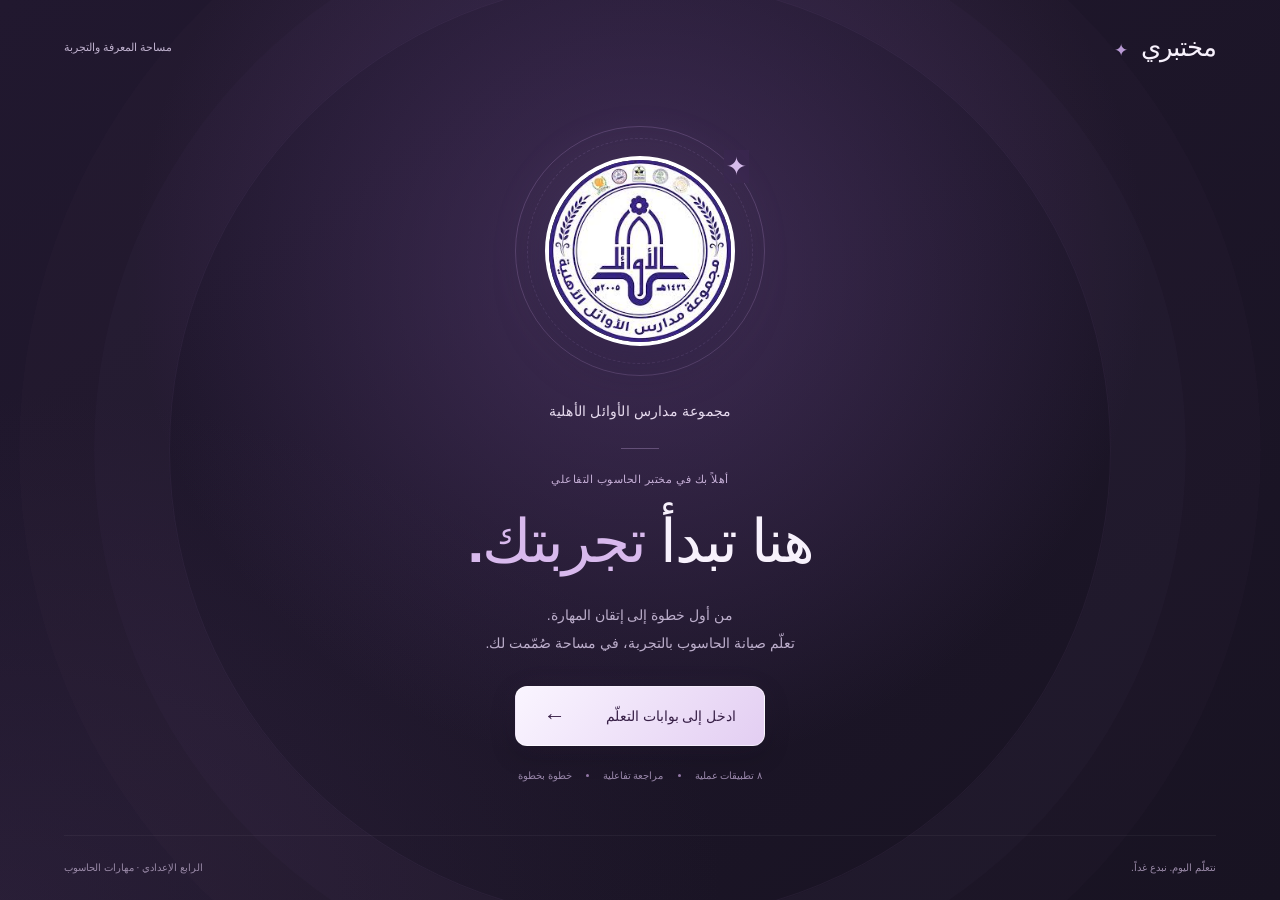
<file: index.html>
<!doctype html>
<html lang="ar" dir="rtl">
<head><meta charset="utf-8"><meta name="viewport" content="width=device-width,initial-scale=1"><meta name="theme-color" content="#21182f"><title>مختبري | أهلاً بك</title><link rel="stylesheet" href="journey.css"></head>
<body class="welcome-page">
<header class="journey-header"><a class="journey-brand" href="index.html">مختبري <span aria-hidden="true">✦</span></a><span class="header-caption">مساحة المعرفة والتجربة</span></header>
<main class="welcome-main">
<div class="welcome-emblem"><span class="emblem-orbit" aria-hidden="true"></span><img src="assets/school-logo.png" width="225" height="225" alt="شعار مجموعة مدارس الأوائل الأهلية"><span class="emblem-star" aria-hidden="true">✦</span></div>
<p class="welcome-school">مجموعة مدارس الأوائل الأهلية</p>
<div class="welcome-line" aria-hidden="true"></div>
<p class="eyebrow">أهلاً بك في مختبر الحاسوب التفاعلي</p>
<h1>هنا تبدأ <em>تجربتك.</em></h1>
<p class="welcome-description">من أول خطوة إلى إتقان المهارة.<br>تعلّم صيانة الحاسوب بالتجربة، في مساحة صُمّمت لك.</p>
<a class="enter-button" href="lessons.html">ادخل إلى بوابات التعلّم <span aria-hidden="true">←</span></a>
<div class="welcome-facts"><span>٨ تطبيقات عملية</span><i aria-hidden="true"></i><span>مراجعة تفاعلية</span><i aria-hidden="true"></i><span>خطوة بخطوة</span></div>
</main>
<footer class="welcome-footer"><span>نتعلّم اليوم. نبدع غداً.</span><span>الرابع الإعدادي · مهارات الحاسوب</span></footer>
</body></html>
</file>
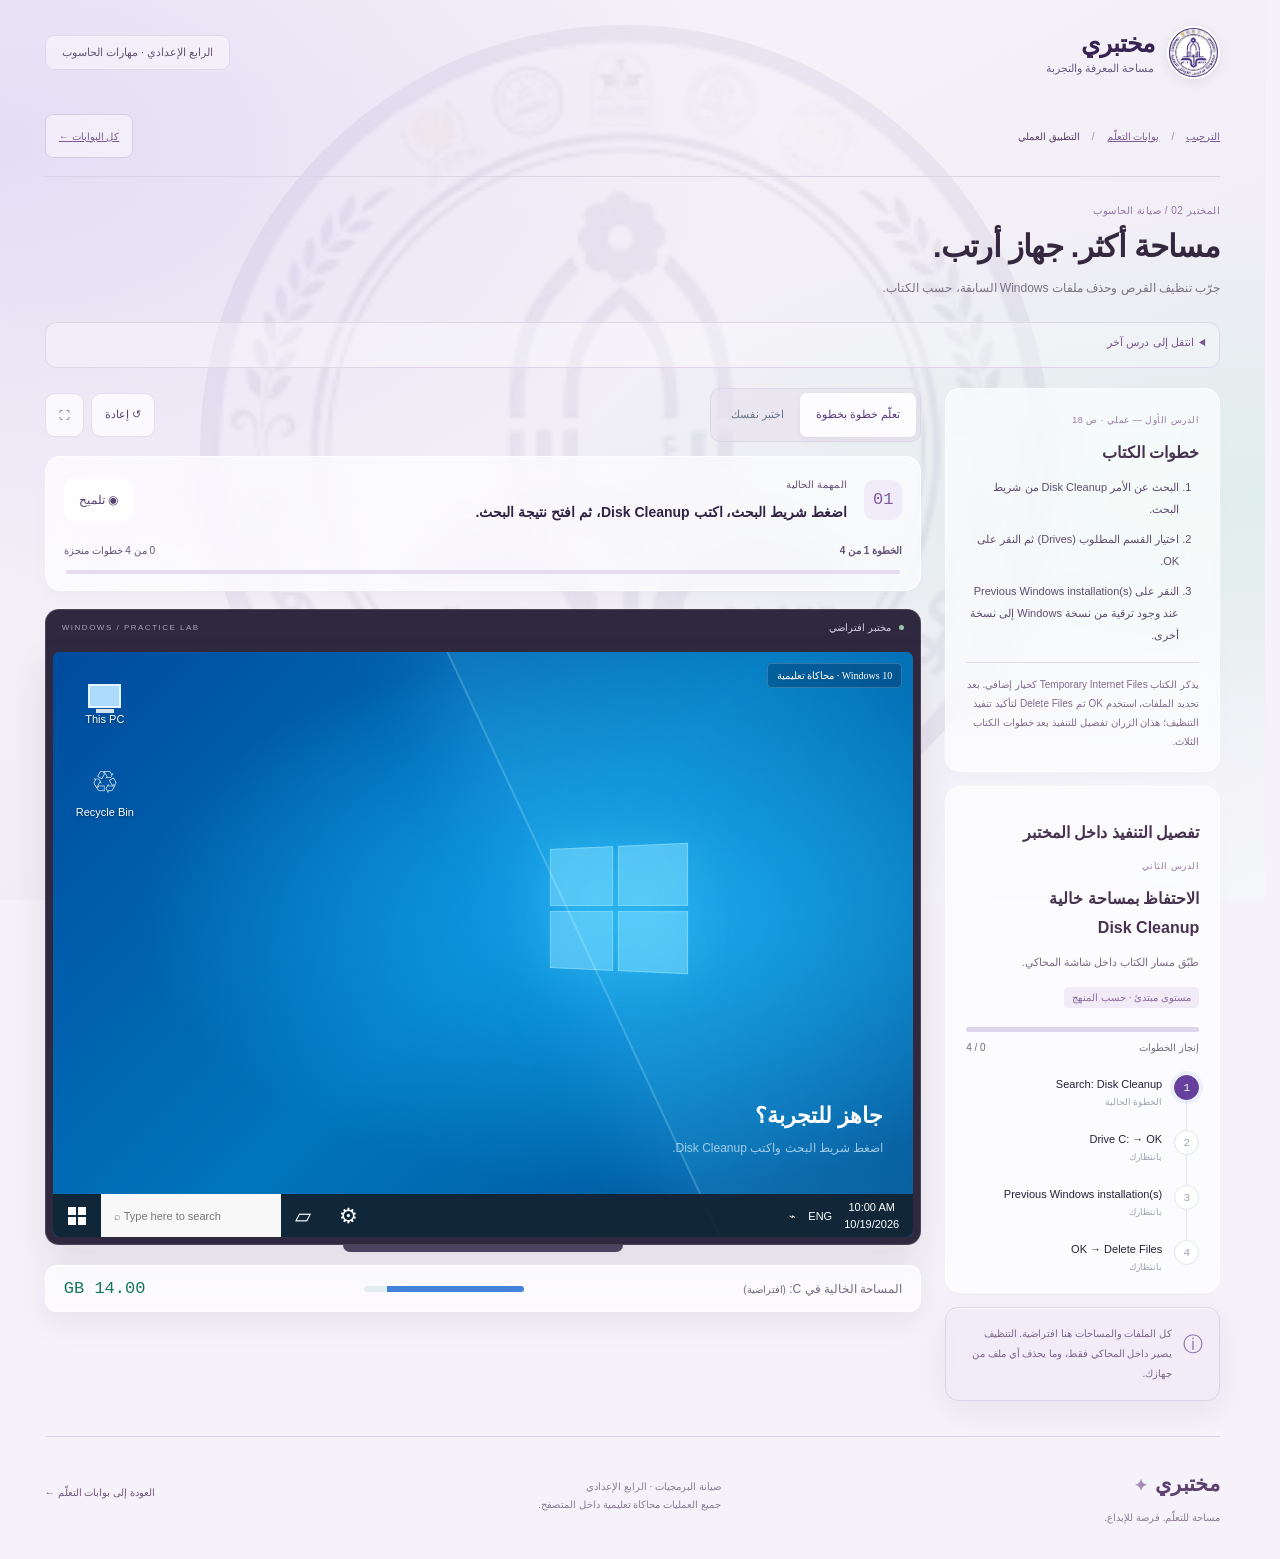
<file: cleanup.html>
<!doctype html><html lang="ar" dir="rtl"><head><meta charset="utf-8"><meta name="viewport" content="width=device-width,initial-scale=1"><meta name="theme-color" content="#101a2d"><title>مختبري — تنظيف القرص Disk Cleanup</title><style>
:root{--ink:#14233b;--muted:#718097;--blue:#2563eb;--line:#e1e7f0;--green:#148066}*{box-sizing:border-box}body{margin:0;background:#f3f6fb;color:var(--ink);font-family:Tahoma,Arial,sans-serif}button,input{font:inherit}button{cursor:pointer}button:focus-visible,input:focus-visible,summary:focus-visible{outline:3px solid #f3ad30;outline-offset:3px}button:disabled{cursor:default;opacity:.5}.wrap{max-width:1380px;margin:auto;padding:0 30px}header{height:88px;display:flex;align-items:center;justify-content:space-between;border-bottom:1px solid var(--line)}.brand{display:flex;align-items:center;gap:12px}.brandmark{width:43px;height:43px;background:#1b3e78;display:grid;grid-template-columns:repeat(2,9px);grid-template-rows:repeat(2,9px);place-content:center;gap:3px;transform:rotate(-5deg);border-radius:13px;box-shadow:0 5px 12px #1b3e7820}.brandmark i{background:#c5dcff}.brand strong{font-size:20px}.brand small{display:block;color:var(--muted);font-size:10px;margin-top:5px;letter-spacing:1px}.course-label{font-size:11px;color:#52708e;background:#e8edf7;border:1px solid #d9e1ef;border-radius:20px;padding:9px 14px}.intro{padding:28px 0 23px;display:flex;align-items:center;justify-content:space-between;gap:18px}.kicker{font-size:11px;color:var(--blue);margin:0 0 9px}h1{font-size:clamp(23px,4vw,34px);letter-spacing:-1px;margin:0 0 10px}.intro p{font-size:12px;color:var(--muted);margin:0;line-height:1.8}.lesson-number{font:70px monospace;color:#dce4f2;font-weight:bold}.layout{display:grid;grid-template-columns:1fr 287px;direction:ltr;gap:24px;align-items:start}.lab{direction:rtl;min-width:0}.lab-toolbar{display:flex;justify-content:space-between;align-items:center;margin-bottom:14px;gap:8px}.segmented{display:flex;background:#e6ebf3;border-radius:10px;padding:4px}.segmented button{border:0;background:transparent;color:#66758a;padding:9px 16px;border-radius:7px;font-size:12px}.segmented .selected{color:#1c4f9e;background:white;box-shadow:0 2px 6px #132f4d10}.tools{display:flex;gap:7px}.tools button{border:1px solid var(--line);background:white;color:#536984;padding:10px 13px;border-radius:9px;font-size:12px}.computer{background:#182235;border-radius:17px;padding:9px;box-shadow:0 20px 40px #1c365524,0 3px 5px #1c365518}.screen{position:relative;height:535px;overflow:hidden;background:#087ac7;direction:ltr;font-family:'Segoe UI',Arial,sans-serif;border-radius:9px;color:#1a1a1a}.screen button{font-family:inherit;font-size:13px}.wallpaper{position:absolute;inset:0;background:radial-gradient(ellipse at 68% 45%,#12a4eb,transparent 60%),linear-gradient(135deg,#004b9d,#0075bd 50%,#004e91)}.wallpaper:after{content:'';position:absolute;width:65%;height:160%;left:65%;top:-30%;background:linear-gradient(90deg,#49cbff33,transparent);transform:rotate(-25deg);border-left:2px solid #a6edff55;box-shadow:-30px 0 80px #46baff33}.window-symbol{position:absolute;left:57%;top:33%;width:145px;height:125px;display:grid;grid-template-columns:1fr 1fr;gap:5px;transform:perspective(450px) rotateY(-18deg);filter:drop-shadow(0 0 25px #6ce0ff66)}.window-symbol i{background:#8be3ff88;border:1px solid #b2f0ff77}.desktop-icons{position:absolute;left:13px;top:17px;display:flex;flex-direction:column;gap:17px}.desktop-icon{border:1px solid transparent;background:transparent;color:white;width:78px;min-height:70px;border-radius:0;font-size:11px!important;display:flex;align-items:center;justify-content:center;flex-direction:column;gap:5px;text-shadow:0 1px 3px #0007}.desktop-icon:hover{background:#ffffff20;border-color:#ffffff40}.desk-glyph{font-size:31px;text-shadow:none}.thispc{width:33px;height:24px;border:2px solid #e5f3ff;background:#addbfb;position:relative}.thispc:after{content:'';position:absolute;bottom:-7px;width:18px;height:4px;background:#d3e3ec;left:6px}.desktop-note{position:absolute;right:30px;bottom:78px;color:#e0f4ffb0;text-align:right;font:12px/1.9 Tahoma,sans-serif;direction:rtl}.desktop-note strong{font-size:22px;display:block;color:#fff}.taskbar{position:absolute;bottom:0;left:0;right:0;height:43px;background:#12212eea;display:flex;align-items:stretch;z-index:8;color:white}.start-button{border:0;background:transparent;color:white;width:48px;display:grid;place-items:center}.start-button:hover,.task-app:hover{background:#ffffff22}.windows-icon{display:grid;grid-template-columns:repeat(2,8px);grid-template-rows:repeat(2,8px);gap:2px}.windows-icon i{background:currentColor}.task-search{background:#f8f8f8;color:#777;width:180px;border:0;padding:0 13px;text-align:left;font-size:11px!important}.task-app{background:transparent;border:0;color:white;width:45px;font-size:21px!important}.clock{margin-left:auto;display:flex;align-items:center;padding:0 14px;gap:12px;font:11px/1.5 'Segoe UI',sans-serif}.clock time{text-align:center}.start-menu{position:absolute;left:0;bottom:43px;width:342px;max-width:100%;height:370px;background:#20272ff5;color:white;z-index:7;box-shadow:5px -5px 25px #0004;display:grid;grid-template-columns:49px 1fr;padding:15px 0 0}.start-rail{border-right:1px solid #ffffff10;display:flex;flex-direction:column;align-items:center;justify-content:flex-end;padding-bottom:14px;gap:15px}.start-rail button{background:transparent;border:0;color:white;font-size:21px!important;min-width:43px;min-height:43px}.start-content{padding:7px 14px}.start-content .user{font-size:12px;color:#adb6c0;display:block;padding:4px 9px 14px}.start-item{width:100%;display:flex;align-items:center;gap:12px;color:white;background:transparent;border:0;min-height:49px;text-align:left;padding:8px 10px}.start-item:hover{background:#ffffff18}.start-item .ico{font-size:21px;width:24px}.start-tile{margin:14px 8px;padding:18px;background:#1b6cba;width:125px;font-size:12px;line-height:1.8}.settings-window{position:absolute;inset:14px 15px 57px;background:white;box-shadow:0 8px 35px #001a3d66;display:flex;flex-direction:column;z-index:5;min-height:0;direction:ltr}.titlebar{height:34px;display:flex;align-items:center;flex-shrink:0;background:white;font-size:11px}.titlebar .window-title{padding-left:14px}.window-controls{display:flex;margin-left:auto;height:100%}.window-controls button{width:35px;background:transparent;border:0;font-size:16px}.window-controls button:last-child:hover{background:#d92d20;color:white}.window-body{flex:1;overflow:auto;min-height:0}.settings-home{padding:18px 28px}.settings-home h2{font-size:23px;font-weight:400;text-align:center;margin:4px 0 20px}.settings-search{border:1px solid #888;display:flex;align-items:center;max-width:290px;margin:0 auto 24px;padding:8px 10px;font-size:12px;color:#666}.settings-search input{border:0;width:100%;outline:none;font-size:12px;background:white;color:#111}.setting-grid{display:grid;grid-template-columns:repeat(3,1fr);gap:13px}.setting-tile{border:1px solid transparent;background:white;display:flex;text-align:left;gap:10px;align-items:center;padding:15px 8px;min-height:75px}.setting-tile:hover{border-color:#ccc;background:#f7f7f7}.setting-tile .icon{font-size:24px;color:#0067b8;min-width:28px}.setting-tile strong{font-size:13px;font-weight:400;display:block}.setting-tile small{display:block;font-size:10px;color:#666;margin-top:5px;line-height:1.5}.settings-page{display:grid;grid-template-columns:190px 1fr;height:100%;min-height:330px}.settings-nav{background:#f0f0f0;padding:8px 0}.nav-home{padding:12px 15px;background:transparent;border:0;display:block;text-align:left;width:100%}.nav-search{border:1px solid #aaa;background:white;color:#888;font-size:11px;padding:8px;margin:8px 12px 19px}.settings-nav h3{font-size:13px;font-weight:600;padding:0 15px;margin:14px 0}.nav-item{position:relative;border:0;background:transparent;display:flex;align-items:center;gap:9px;width:100%;padding:14px 15px;text-align:left;font-size:12px!important;min-height:43px}.nav-item:hover{background:#dfdfdf}.nav-item.active{background:#e0e0e0}.nav-item.active:before{content:'';position:absolute;left:0;width:3px;background:#0078d4;height:20px}.update-content{padding:16px 25px;overflow:auto}.update-content h2{font-size:25px;font-weight:400;margin:0 0 22px}.update-empty{color:#666;font-size:12px;line-height:1.8;margin-top:22px}.update-heading{display:flex;gap:12px;align-items:center;font-size:17px;margin-bottom:6px}.update-symbol{font-size:29px;color:#0078d4}.update-content small{color:#555;font-size:11px;line-height:1.6}.win-btn{padding:10px 15px;border:2px solid transparent;background:#e2e2e2;color:#111;min-height:42px;margin-top:18px}.win-btn:hover{border-color:#999}.win-btn.blue{background:#0078d4;color:white}.win-link{display:block;border:0;background:transparent;color:#0067b8;text-align:left;padding:11px 0;font-size:12px!important;min-height:40px}.up-links{margin-top:17px}.dots{display:flex;gap:5px;margin:17px 0}.dots i{height:5px;width:5px;border-radius:50%;background:#0078d4;animation:blink 1s infinite}.dots i:nth-child(2){animation-delay:.15s}.dots i:nth-child(3){animation-delay:.3s}.downloadbar{height:4px;background:#e3e3e3;max-width:320px;margin:16px 0}.downloadbar div{height:100%;background:#0078d4;transition:width .3s}.update-desc{font-size:12px;line-height:1.8;margin:17px 0}.restart-screen{position:absolute;inset:0;background:#0064ac;z-index:15;color:white;display:flex;flex-direction:column;align-items:center;justify-content:center;text-align:center;font:17px/1.9 'Segoe UI',sans-serif}.spinner{width:35px;height:35px;border:3px dotted #fff;border-radius:50%;animation:spin 2s linear infinite;margin-bottom:20px}.sim-badge{position:absolute;right:11px;top:11px;z-index:3;color:#fff;background:#001f4755;border:1px solid #ffffff30;border-radius:5px;font:10px Tahoma;padding:6px 9px;pointer-events:none}.toast{position:absolute;bottom:58px;left:50%;transform:translateX(-50%);background:#172c48f2;color:white;padding:12px 17px;border-radius:8px;z-index:20;font:12px/1.8 Tahoma;direction:rtl;width:max-content;max-width:88%;text-align:center;box-shadow:0 6px 20px #0003}.hint-target{outline:3px solid #ffcf4e!important;outline-offset:-3px;box-shadow:0 0 0 5px #ffcf4e30;animation:hintpulse 1.2s ease infinite}.monitor-foot{height:10px;background:#182235;width:32%;margin:auto;border-radius:0 0 30px 30px}.task-card{background:white;border:1px solid var(--line);border-radius:14px;padding:20px 23px;margin-top:21px;display:flex;align-items:center;gap:17px}.step-number{width:45px;height:45px;border-radius:12px;background:#ebf1ff;color:#2563eb;display:grid;place-items:center;font:20px monospace;flex-shrink:0}.task-text{flex:1}.task-text small{color:var(--muted);font-size:10px}.task-text h2{margin:7px 0 0;font-size:15px;line-height:1.9}.hint-btn{border:1px solid #dbe5fa;border-radius:9px;background:#f1f6ff;color:#245ab2;padding:10px 14px;font-size:12px;flex-shrink:0}.hint-btn:hover{background:#e0ebff}.sidebar{direction:rtl;display:flex;flex-direction:column;gap:17px;padding-top:0}.lesson-card{background:white;border:1px solid var(--line);border-radius:15px;padding:22px}.card-label{font-size:10px;letter-spacing:1px;color:var(--muted)}.lesson-card h3{font-size:17px;line-height:1.8;margin:12px 0 8px}.lesson-card p{font-size:12px;color:var(--muted);line-height:1.9;margin:0}.level{display:inline-block;background:#eaf6ee;color:#31805a;border-radius:5px;padding:5px 8px;font-size:10px;margin-top:14px}.steps{margin-top:22px;display:flex;flex-direction:column;gap:0}.step{display:flex;gap:12px;position:relative;padding:0 0 23px;align-items:flex-start}.step:last-child{padding-bottom:0}.step:not(:last-child):before{content:'';position:absolute;right:12px;top:24px;height:calc(100% - 24px);width:1px;background:#e1e7f0}.step-dot{height:25px;width:25px;border:1px solid #dce3ef;border-radius:50%;display:grid;place-items:center;font:11px monospace;color:#9ca8ba;flex-shrink:0;background:white;z-index:1}.step.active .step-dot{color:white;background:var(--blue);border-color:var(--blue);box-shadow:0 0 0 4px #2563eb12}.step.done .step-dot{background:#e9f7ef;color:#188354;border-color:#d2eddf}.step-info{padding-top:3px}.step-info strong{font-size:12px;font-weight:400;display:block;direction:ltr;text-align:right}.step-info small{display:block;font-size:10px;color:#99a3b2;margin-top:7px}.progress-track{height:5px;background:#e9eef6;border-radius:5px;margin:19px 0 10px;overflow:hidden}.progress-track div{height:100%;background:linear-gradient(90deg,#2563eb,#30bca8);transition:width .3s}.progress-caption{font-size:10px;color:var(--muted);display:flex;justify-content:space-between}.note{border:1px solid #dce6f5;background:#eaf0fa;border-radius:13px;padding:18px;display:flex;gap:11px;font-size:11px;color:#566d8d;line-height:1.9}.note .icon{font-size:20px}.complete{margin-top:22px;border:1px solid #bce6d5;background:linear-gradient(130deg,#eafaf2,white);padding:25px;border-radius:15px}.complete h2{font-size:22px;margin:0 0 9px;color:#176d52}.complete p{font-size:12px;line-height:1.9;color:#567769}.quiz-opts{display:grid;gap:8px;margin:15px 0}.quiz-opts button{border:1px solid #d7e4dd;background:white;padding:12px;border-radius:8px;text-align:right;font-size:12px;color:var(--ink)}.quiz-opts .right{border-color:#199762;color:#16794f;background:#eefaf4}.quiz-opts .wrong{border-color:#d89c9c;background:#fff0f0;color:#a54848}.complete .primary{background:#1d7658;color:white;border:0;padding:11px 18px;border-radius:8px;font-size:12px}.completion-score{font:28px monospace;color:#148066}.feedback{font-size:12px;min-height:22px;margin-top:10px;color:#276f58}footer{display:flex;justify-content:space-between;font-size:10px;color:#8e9bb0;padding:27px 0 30px;gap:15px;line-height:1.8}.fullscreen .screen{height:calc(100dvh - 18px)}.computer:fullscreen{border-radius:0;width:100%;height:100dvh}.computer:fullscreen .screen{height:calc(100dvh - 18px)}.screen button:focus-visible{outline-offset:-3px}@keyframes spin{to{transform:rotate(360deg)}}@keyframes blink{50%{opacity:.2}}@keyframes hintpulse{50%{box-shadow:0 0 0 6px #ffcf4e66}}[hidden]{display:none!important}@media(max-width:1100px){.layout{grid-template-columns:1fr 245px;gap:17px}.setting-grid{grid-template-columns:repeat(2,1fr)}.settings-page{grid-template-columns:160px 1fr}.update-content{padding:17px}.wrap{padding:0 22px}}@media(max-width:850px){.layout{grid-template-columns:1fr}.sidebar{display:grid;grid-template-columns:1fr 1fr}.lesson-card{padding:20px}.sidebar .note{grid-column:1/-1}.steps{display:grid;grid-template-columns:1fr 1fr;gap:15px}.step{padding:0}.step:before{display:none}.screen{height:550px}}@media(max-width:520px){.wrap{padding:0 12px}header{height:75px}.brand strong{font-size:18px}.course-label{font-size:9px;padding:8px}.intro{padding:23px 0 20px}.lesson-number{font-size:49px}.intro p{font-size:11px;max-width:245px}.segmented button{padding:9px 12px}.tools button{padding:10px;font-size:11px}.computer{padding:5px;border-radius:12px}.screen{height:500px;border-radius:7px}.settings-window{inset:8px 6px 50px}.settings-home{padding:15px 12px}.setting-grid{gap:6px}.setting-tile{padding:10px 5px;gap:7px}.setting-tile strong{font-size:12px}.setting-tile small{font-size:9px}.setting-tile .icon{font-size:21px;min-width:23px}.settings-page{grid-template-columns:119px 1fr}.settings-nav h3{font-size:11px;padding:0 8px}.nav-search{font-size:9px;padding:8px 4px;margin:8px 7px 15px}.nav-item{padding:12px 8px;gap:5px;font-size:10px!important;min-height:46px}.nav-home{padding:10px;font-size:11px!important;min-height:44px}.update-content{padding:15px 11px}.update-content h2{font-size:20px;margin-bottom:18px}.update-heading{font-size:14px;gap:7px;line-height:1.5}.update-symbol{font-size:22px}.win-btn{font-size:11px!important;padding:10px 7px}.update-content small{font-size:10px}.task-search{width:112px;font-size:9px!important}.task-app{width:34px}.clock{padding:0 7px;font-size:9px;gap:6px}.desktop-note{right:16px;font-size:11px}.window-symbol{left:44%;width:120px;height:105px}.task-card{padding:15px 13px;gap:10px}.task-text h2{font-size:13px}.step-number{width:35px;height:40px;font-size:17px}.hint-btn{font-size:11px;padding:9px}.sidebar{grid-template-columns:1fr}.steps{grid-template-columns:1fr 1fr}.sidebar .note{grid-column:auto}.lesson-card h3{font-size:16px}.screen .titlebar{height:35px}.window-controls button{width:35px}.tools{gap:5px}.course-label{max-width:132px;text-align:center}footer{font-size:9px}.complete{padding:20px}.screen button{touch-action:manipulation}}
@media(prefers-reduced-motion:reduce){*,*:before,*:after{animation:none!important;transition:none!important}}
</style><style>.lesson-tabs{display:flex;gap:10px;margin:0 0 24px;padding:5px;border:1px solid #dce5f2;border-radius:12px;background:#e9eef7}.lesson-tabs a{flex:1;text-decoration:none;color:#65748b;font-size:13px;padding:14px 16px;border-radius:9px;line-height:1.7;text-align:center}.lesson-tabs a.active{background:white;color:#225bb1;box-shadow:0 3px 8px #23456d0c;font-weight:bold}.lesson-tabs a:focus-visible{outline:3px solid #f3ad30;outline-offset:2px}@media(max-width:520px){.lesson-tabs{gap:3px;margin-bottom:18px}.lesson-tabs a{font-size:11px;padding:11px 7px}}</style><style>
.search-panel{position:absolute;bottom:43px;left:0;width:365px;max-width:100%;height:365px;background:#f7f7f7;z-index:9;box-shadow:3px -4px 25px #0004;padding:20px;direction:ltr}.search-caption{font-size:20px;margin-bottom:18px}.search-input{display:flex;align-items:center;gap:10px;background:white;border:2px solid #0078d4;padding:11px}.search-input input{border:0;outline:0;width:100%;min-width:0;background:white;color:#111;font-size:14px}.search-best{font-size:11px;color:#666;margin:19px 0 10px}.search-result{display:flex;gap:12px;align-items:center;background:#ddebfa;border:1px solid #b8d3f4;width:100%;padding:15px;text-align:left;min-height:65px}.search-result span:first-child{font-size:29px;color:#0078d4}.search-result strong{font-size:14px;display:block;font-weight:500}.search-result small{display:block;color:#555;font-size:11px;margin-top:5px}.search-empty{font-size:12px;color:#777;line-height:1.8;margin-top:20px}.disk-dialog{max-height:calc(100% - 68px);overflow-y:auto;position:absolute;top:50%;left:50%;transform:translate(-50%,-54%);width:420px;max-width:calc(100% - 22px);background:#f0f0f0;box-shadow:0 8px 28px #00204b77;z-index:10;border:1px solid #3182b8;direction:ltr;font:12px 'Segoe UI',Arial,sans-serif}.disk-title{display:flex;align-items:center;justify-content:space-between;background:#087abe;color:white;min-height:34px;padding-left:10px;font-size:12px}.disk-title button{height:34px;width:36px;border:0;background:transparent;color:white;font-size:20px}.disk-title button:hover{background:#d02c29}.disk-content{padding:17px 16px}.disk-intro{display:flex;gap:12px;align-items:center;line-height:1.7;margin-bottom:17px}.drive-icon{width:39px;height:22px;background:linear-gradient(#fdfdfd,#b4bbbf);border:1px solid #87949d;border-radius:3px;position:relative;flex-shrink:0;box-shadow:0 3px 0 #758e9c}.drive-icon:after{content:'';position:absolute;bottom:4px;right:5px;background:#3bbd8c;width:5px;height:3px}.disk-content label.drive-label{display:block;margin:0 0 8px}.drive-select{width:100%;border:1px solid #939da6;background:white;color:#111;padding:10px;font:13px 'Segoe UI',Arial;min-height:43px}.disk-buttons{display:flex;justify-content:flex-end;gap:8px;margin-top:18px;padding-top:13px;border-top:1px solid #d2d2d2}.disk-buttons button{min-width:80px;min-height:37px;border:1px solid #adb4ba;background:#e8e8e8;color:#111;font-size:12px}.disk-buttons .disk-primary{border:1px solid #0078d4;box-shadow:inset 0 0 0 1px #fff}.disk-buttons button:hover{background:#e1edfa;border-color:#0078d4}.disk-tabs{display:flex;gap:0;padding:12px 12px 0;font-size:11px}.disk-tabs span{padding:7px 10px;border:1px solid #ccc}.disk-tabs span:first-child{background:white;border-bottom-color:white}.cleanup-body{margin:0 10px;padding:13px 12px 9px;border:1px solid #ccc;background:#fff}.file-list{background:white;border:1px solid #aaa;margin:8px 0 12px;max-height:193px;overflow:auto}.file-row{display:flex;align-items:center;gap:5px;padding:8px 7px;min-height:39px;cursor:pointer;font-size:11px}.file-row:hover{background:#f0f6fd}.file-row:has(input:checked){background:#e5f0fb}.file-row input{accent-color:#0078d4;width:16px;height:16px;margin:0 4px 0 0;flex-shrink:0}.file-row .file-name{flex:1;line-height:1.5}.file-row .size{font-size:10px;white-space:nowrap;color:#555}.total{display:flex;justify-content:space-between;font-size:11px;gap:10px;line-height:1.7}.desc-box{border:1px solid #ccc;padding:10px;margin:13px 0 8px;font-size:11px;line-height:1.7;color:#333}.cleanup-footer{padding:0 12px 11px}.warning{padding:12px;background:#fff9e6;border:1px solid #e2d7b3;font:11px/1.8 Tahoma;margin:10px 0;direction:rtl;color:#6d592b}.cleanup-progress{height:14px;background:white;border:1px solid #b8c0c5;margin:18px 0}.cleanup-progress div{height:100%;background:#4fbb55;transition:width .25s}.disk-sub{color:#666;font-size:11px;line-height:1.7}.space-meter{margin-top:13px;background:white;border:1px solid var(--line);border-radius:12px;padding:13px 18px;display:flex;align-items:center;justify-content:space-between;font-size:12px;gap:16px}.space-meter span{color:var(--muted)}.space-meter b{font:17px monospace;color:#167959}.mini-disk{height:6px;flex:1;background:#e4edf2;border-radius:5px;max-width:160px;overflow:hidden}.mini-disk div{height:100%;background:#4383db;transition:width 1s}.disk-completed{text-align:center;padding:12px}.disk-completed .check{font-size:38px;color:#19804c;margin-bottom:12px}.disk-completed h3{font-size:17px;margin:8px}.disk-completed p{font-size:12px;line-height:1.8}.disk-intro p{margin:0}@media(max-width:520px){.disk-content{padding:14px 12px}.cleanup-body{padding:11px 8px}.file-row{font-size:10px;padding:8px 5px;min-height:43px}.file-row input{width:18px;height:18px}.file-row .size{font-size:9px}.file-list{max-height:175px}.desc-box{font-size:10px;line-height:1.6;padding:7px;margin:8px 0}.disk-buttons{margin-top:11px;padding-top:10px}.disk-buttons button{min-height:43px}.disk-tabs{padding-top:8px}.disk-title{min-height:34px}.disk-dialog{max-width:calc(100% - 14px);transform:translate(-50%,-54%)}.space-meter{font-size:11px;padding:13px;gap:9px}.space-meter b{font-size:14px}.disk-intro{margin-bottom:12px;font-size:11px}}
</style><link rel="stylesheet" href="lesson-ux.css"><link rel="stylesheet" href="responsive.css"><link rel="stylesheet" href="glass.css"><link rel="stylesheet" href="academy.css"></head><body><div class="wrap"><header><div class="brand"><span class="brandmark"><i></i><i></i><i></i><i></i></span><div><strong>مختبري</strong><small>تعلّم. جرّب. أتقن.</small></div></div><span class="course-label">مهارات الحاسوب · مختبر تفاعلي</span></header><section class="intro"><div><div class="kicker">المختبر 02 / صيانة الحاسوب</div><h1>مساحة أكثر. جهاز أرتب.</h1><p>جرّب تنظيف القرص وحذف ملفات Windows السابقة، حسب الكتاب.</p></div><span class="lesson-number">02</span></section><nav class="lesson-tabs" id="lessonMenu" aria-label="دروس المختبر"></nav><div class="layout"><main class="lab"><div class="lab-toolbar"><div class="segmented"><button class="selected" id="learn">تعلّم خطوة بخطوة</button><button id="test">اختبر نفسك</button></div><div class="tools"><button id="reset" aria-label="إعادة المختبر">↺ إعادة</button><button id="fullscreen" aria-label="ملء الشاشة">⛶</button></div></div><div class="computer" id="computer"><div class="screen" id="screen"><div class="wallpaper"><div class="window-symbol"><i></i><i></i><i></i><i></i></div></div><span class="sim-badge">محاكاة تعليمية · Windows 10</span><div class="desktop-icons"><button class="desktop-icon" data-action="other"><span class="thispc"></span>This PC</button><button class="desktop-icon" data-action="other"><span class="desk-glyph">♲</span>Recycle Bin</button></div><div class="desktop-note"><strong>جاهز للتجربة؟</strong>اضغط شريط البحث واكتب Disk Cleanup.</div><div id="startMenu" class="start-menu" hidden><div class="start-rail"><span style="margin-bottom:auto;padding-top:5px">☰</span><button data-action="search" aria-label="Search">⚙</button><button data-action="other" aria-label="Power">⏻</button></div><div class="start-content"><span class="user">Student</span><button class="start-item" data-action="other"><span class="ico">▤</span>Documents</button><button class="start-item" data-action="other"><span class="ico">▧</span>Pictures</button><button class="start-item" id="searchStartTarget" data-action="search"><span class="ico">⚙</span>Search</button><div class="start-tile">☀<br>Have a good day</div></div></div><div id="searchPanel" class="search-panel" hidden><div class="search-caption">Search Windows</div><div class="search-input"><span>⌕</span><input id="searchInput" aria-label="البحث عن Disk Cleanup" autocomplete="off" placeholder="Type Disk Cleanup"></div><div id="searchResults"></div></div><section class="disk-dialog" id="diskDialog" role="dialog" aria-label="Disk Cleanup" hidden><div class="disk-title"><span id="diskTitle">Disk Cleanup</span><button data-action="closeDisk" aria-label="Close Disk Cleanup">×</button></div><div id="diskBody"></div></section><div class="taskbar"><button class="start-button" id="startTarget" data-action="start" aria-label="Start"><span class="windows-icon"><i></i><i></i><i></i><i></i></span></button><button class="task-search" id="searchTarget" data-action="search">⌕ Type here to search</button><button class="task-app" data-action="other" aria-label="File Explorer">▱</button><button class="task-app" data-action="restoreDisk" aria-label="Search">⚙</button><div class="clock"><span>⌁</span><span>ENG</span><time>10:00 AM<br>10/19/2026</time></div></div><div class="toast" id="toast" hidden role="status"></div><div class="restart-screen" id="restartScreen" hidden><div class="spinner"></div><div id="restartText">Working on updates<br><small>محاكاة إعادة التشغيل</small></div></div></div></div><div class="monitor-foot"></div><div class="space-meter"><span>المساحة الخالية في C: <small>(افتراضية)</small></span><div class="mini-disk"><div id="spaceBar" style="width:86%"></div></div><b id="freeSpace">14.00 GB</b></div><section class="task-card" aria-live="polite"><span class="step-number" id="stepNumber">01</span><div class="task-text"><small id="taskLabel">المهمة الحالية</small><h2 id="taskText"></h2></div><button class="hint-btn" id="hint">◉ تلميح</button></section><section class="complete" id="complete" hidden><h2>أحسنت، وفّرت مساحة! ✦</h2><p id="completionText"></p><div class="card-label">تثبيت المعلومة</div><h3 id="quizQuestion" style="font-size:14px;line-height:1.9"></h3><div class="quiz-opts" id="quizOptions"></div><div class="feedback" id="quizFeedback" aria-live="polite"></div><button class="primary" id="quizNext" hidden>السؤال التالي ←</button></section></main><aside class="sidebar"><section class="lesson-card"><span class="card-label">الدرس الثاني</span><h3>الاحتفاظ بمساحة خالية<br><span dir="ltr">Disk Cleanup</span></h3><p>طبّق مسار الكتاب داخل شاشة المحاكي.</p><span class="level">مستوى مبتدئ · حسب المنهج</span><div class="progress-track"><div id="progress"></div></div><div class="progress-caption"><span>إنجاز الخطوات</span><span id="progressLabel">0 / 4</span></div><div class="steps" id="steps"></div></section><section class="note"><span class="icon">ⓘ</span><div>كل الملفات والمساحات هنا افتراضية. التنظيف يصير داخل المحاكي فقط، وما يحذف أي ملف من جهازك.</div></section></aside></div><footer><span>مختبري / الحاسوب صار متاح للتجربة.</span><span>واجهة Windows 10 حسب الصورة المرسلة.</span></footer></div><script src="cleanup.js"></script><script src="lesson-menu.js"></script><script src="lesson-ux.js"></script><script src="academy.js"></script><script src="textbook-guide.js"></script></body></html>
</file>
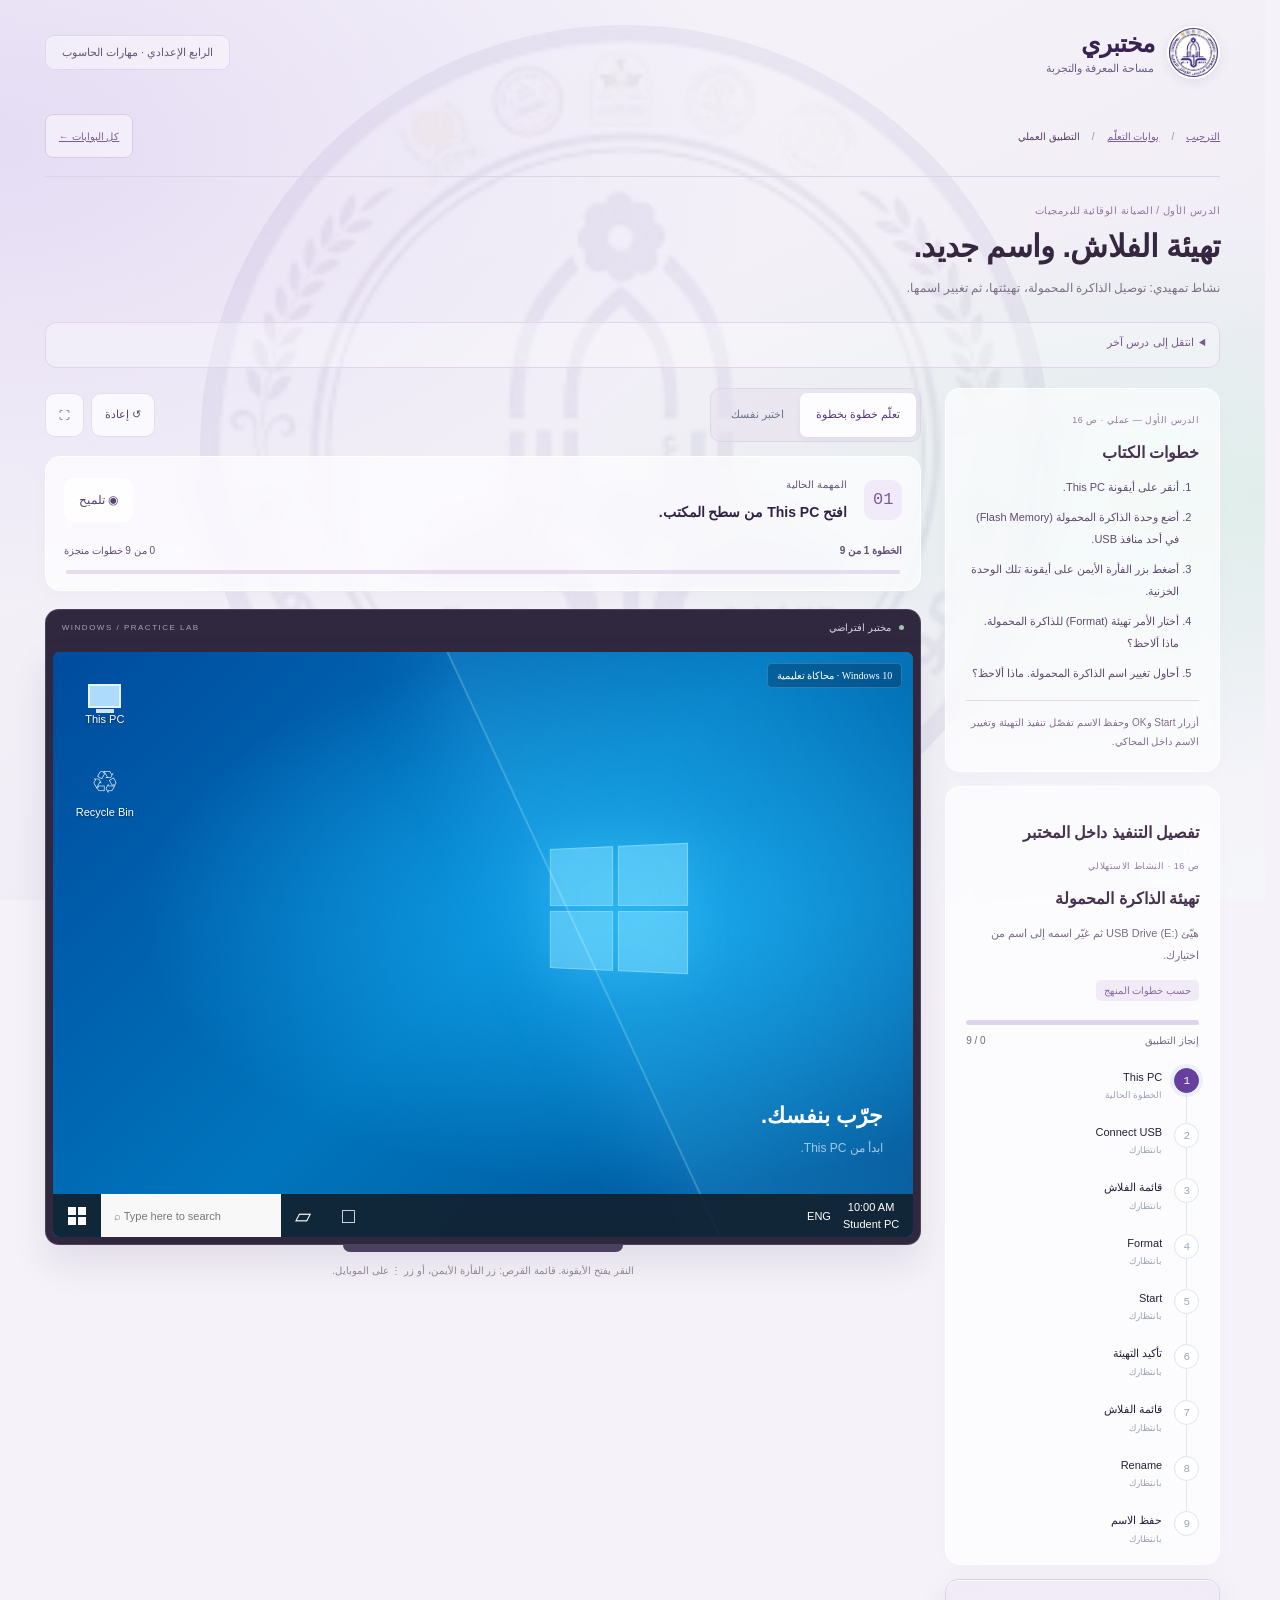
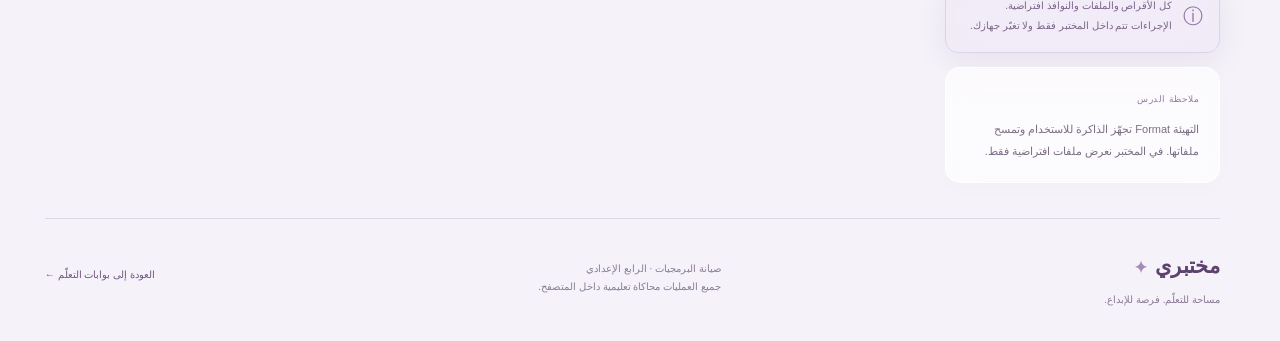
<file: lab.html>
<!doctype html><html lang="ar" dir="rtl"><head><meta charset="utf-8"><meta name="viewport" content="width=device-width,initial-scale=1"><meta name="theme-color" content="#101a2d"><title>مختبري | العملي</title><link rel="stylesheet" href="base.css"><link rel="stylesheet" href="lab.css"><link rel="stylesheet" href="lesson-ux.css"><link rel="stylesheet" href="responsive.css"><link rel="stylesheet" href="glass.css"><link rel="stylesheet" href="academy.css"></head><body><div class="wrap"><header><div class="brand"><span class="brandmark"><i></i><i></i><i></i><i></i></span><div><strong>مختبري</strong><small>تعلّم. جرّب. أتقن.</small></div></div><span class="course-label">الرابع الإعدادي · صيانة البرمجيات</span></header><section class="intro"><div><div class="kicker" id="lessonKicker"></div><h1 id="lessonTitle"></h1><p id="lessonIntro"></p></div><span class="lesson-number" id="lessonNumber"></span></section><nav class="lesson-tabs" id="lessonMenu" aria-label="دروس المختبر"></nav><div class="layout"><main class="lab"><div class="lab-toolbar"><div class="segmented"><button id="learn" class="selected">تعلّم خطوة بخطوة</button><button id="test">اختبر نفسك</button></div><div class="tools"><button id="reset">↺ إعادة</button><button id="fullscreen" aria-label="ملء الشاشة">⛶</button></div></div><div class="computer" id="computer"><div class="screen" id="screen"><div class="wallpaper"><div class="window-symbol"><i></i><i></i><i></i><i></i></div></div><span class="sim-badge">محاكاة تعليمية · Windows 10</span><div class="desktop-icons"><button class="desktop-icon" id="pcTarget" data-action="pc"><span class="thispc"></span>This PC</button><button class="desktop-icon" data-action="other"><span class="desk-glyph">♲</span>Recycle Bin</button><button class="desktop-icon" id="wordTarget" data-action="word" hidden><span class="word-icon">W</span>Microsoft Word</button></div><div class="desktop-note"><strong>جرّب بنفسك.</strong><span id="desktopNote"></span></div><div class="window" id="appWindow" hidden><div class="window-titlebar"><span id="appTitle">This PC</span><div><button data-action="minimize" aria-label="تصغير">−</button><button data-action="maximize" aria-label="تكبير">□</button><button data-action="close" aria-label="إغلاق">×</button></div></div><div class="app-content" id="appContent"></div></div><div class="context" id="contextMenu" hidden></div><div class="start-menu" id="startMenu" hidden><div class="start-rail"><span style="margin-bottom:auto">☰</span><button data-action="settings" aria-label="Settings">⚙</button><button id="powerTarget" data-action="power" aria-label="Power">⏻</button></div><div class="start-content"><span class="user">Student</span><button class="start-item" id="settingsTarget" data-action="settings"><span class="ico">⚙</span>Settings</button><button class="start-item" data-action="other"><span class="ico">▤</span>Documents</button><div class="start-tile">صيانة الحاسوب<br>Practice makes progress</div><div id="powerMenu" class="power-menu" hidden><button data-action="other">☾ &nbsp; Sleep</button><button data-action="other">⏻ &nbsp; Shut down</button><button id="restartTarget" data-action="restart">↻ &nbsp; Restart</button></div></div></div><div class="taskbar"><button class="start-button" id="startTarget" data-action="start" aria-label="Start"><span class="windows-icon"><i></i><i></i><i></i><i></i></span></button><button class="task-search" data-action="other">⌕ Type here to search</button><button class="task-app" data-action="pc" aria-label="File Explorer">▱</button><button class="task-app" data-action="restore" aria-label="استعادة النافذة">□</button><div class="clock"><span>ENG</span><time>10:00 AM<br>Student PC</time></div></div><div id="systemOverlay" class="restart-screen" hidden></div><div class="toast" id="toast" hidden role="status"></div></div></div><div class="monitor-foot"></div><div class="interaction-note">النقر يفتح الأيقونة. قائمة القرص: زر الفأرة الأيمن، أو زر ⋮ على الموبايل.</div><section class="task-card" aria-live="polite"><span class="step-number" id="stepNumber"></span><div class="task-text"><small id="taskLabel">المهمة الحالية</small><h2 id="taskText"></h2></div><button class="hint-btn" id="hint">◉ تلميح</button></section><div class="extras" id="extras"></div><section class="complete" id="complete" hidden><h2 id="completeTitle">أحسنت، أكملت التطبيق! ✦</h2><p id="completionText"></p><h3 id="quizQuestion" style="font-size:14px;line-height:1.9"></h3><div class="quiz-opts" id="quizOptions"></div><div class="feedback" id="quizFeedback" aria-live="polite"></div><button class="primary" id="quizNext" hidden>السؤال التالي ←</button></section></main><aside class="sidebar"><section class="lesson-card"><span class="card-label" id="sourcePages"></span><h3 id="sidebarTitle"></h3><p id="sidebarDescription"></p><span class="level">حسب خطوات المنهج</span><div class="progress-track"><div id="progress"></div></div><div class="progress-caption"><span>إنجاز التطبيق</span><span id="progressLabel"></span></div><div class="steps" id="steps"></div></section><section class="note"><span class="icon">ⓘ</span><div>كل الأقراص والملفات والنوافذ افتراضية. الإجراءات تتم داخل المختبر فقط ولا تغيّر جهازك.</div></section><section class="lesson-card"><span class="card-label">ملاحظة الدرس</span><p id="lessonNote" style="margin-top:12px"></p></section></aside></div><footer><span>مختبري / تطبيق عملي لكل طالب.</span><span>المصدر: الدرس الأول — عملي / صفحات الكتاب 16–21.</span></footer></div><script src="lesson-menu.js"></script><script src="curriculum.js"></script><script src="lab.js"></script><script src="lesson-ux.js"></script><script src="academy.js"></script><script src="textbook-guide.js"></script></body></html>
</file>
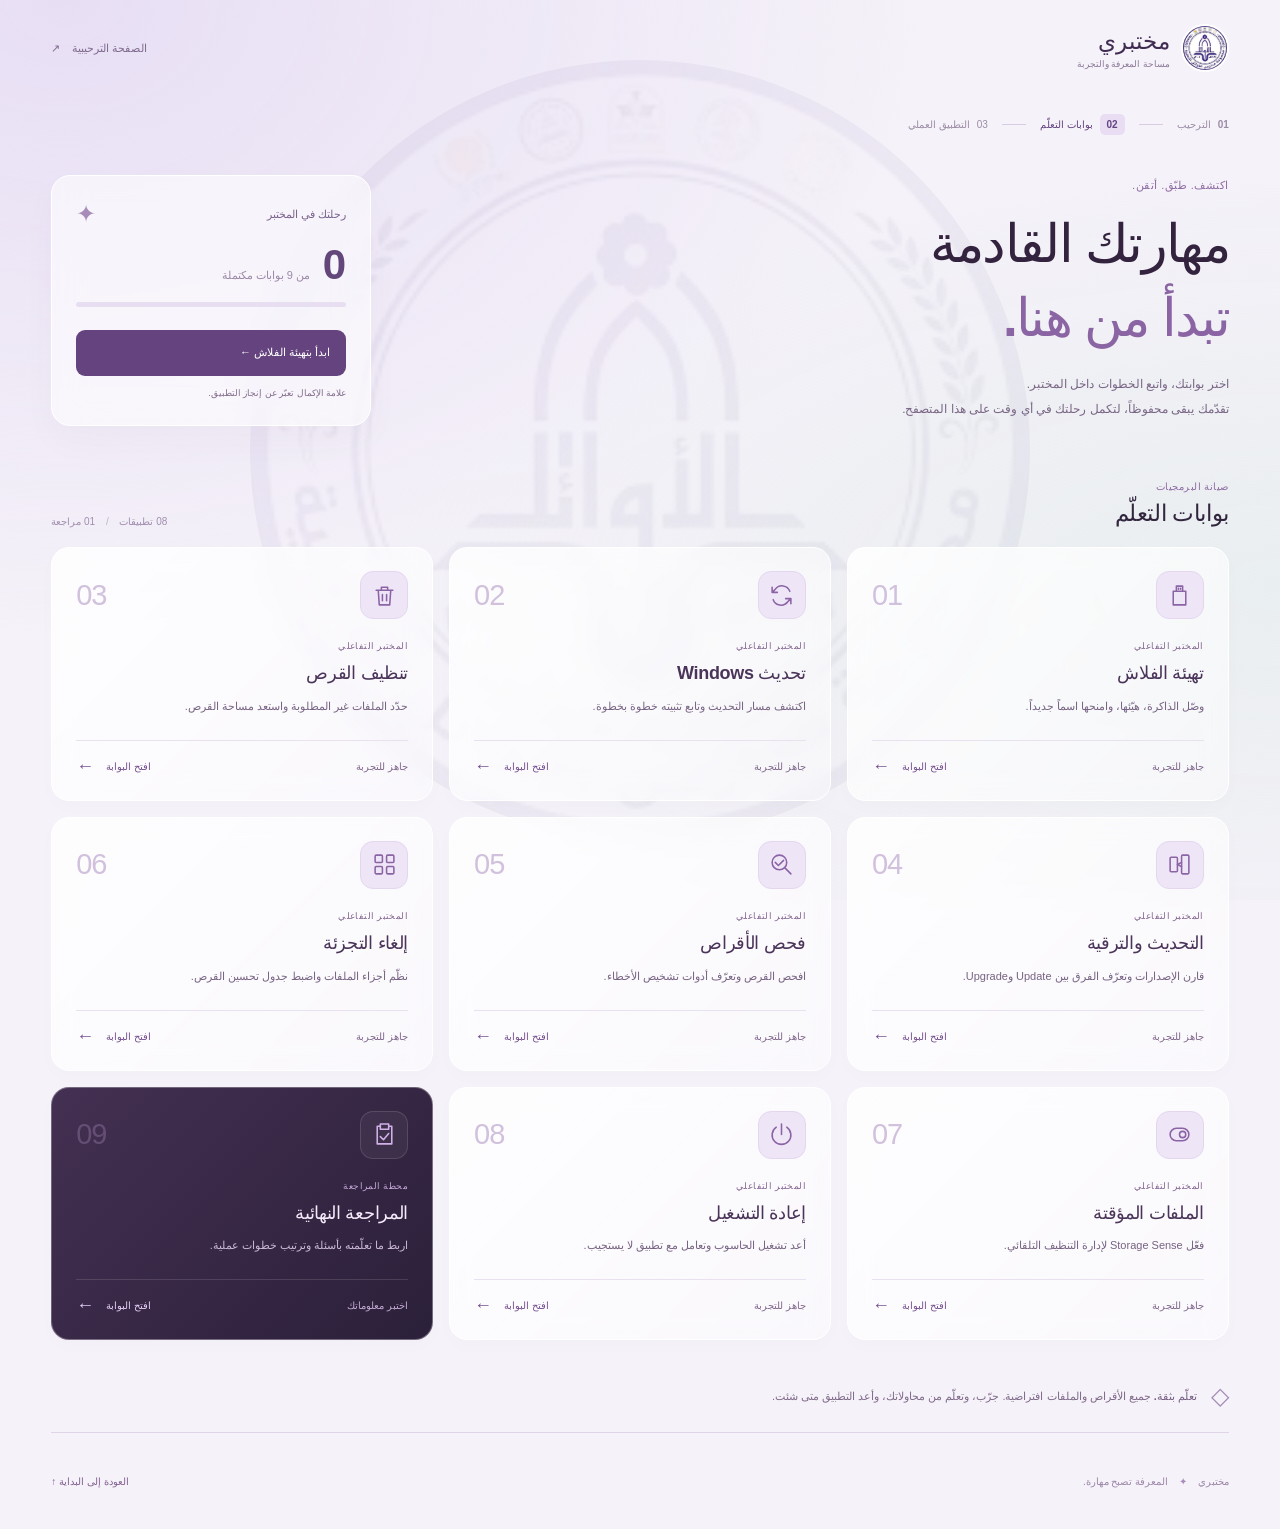
<file: lessons.html>
<!doctype html>
<html lang="ar" dir="rtl">
<head><meta charset="utf-8"><meta name="viewport" content="width=device-width,initial-scale=1"><meta name="theme-color" content="#f4f1f8"><title>مختبري | بوابات التعلّم</title><link rel="stylesheet" href="journey.css"></head>
<body class="portal-page">
<div class="portal-wrap">
<header class="journey-header"><a class="portal-brand" href="index.html"><img src="assets/school-logo.png" alt="شعار المدرسة" width="48" height="48"><span>مختبري<small>مساحة المعرفة والتجربة</small></span></a><a class="back-home" href="index.html">الصفحة الترحيبية <span aria-hidden="true">↗</span></a></header>
<main>
<nav class="journey-steps" aria-label="مراحل التعلّم"><a href="index.html"><span>01</span> الترحيب</a><span class="path-dash" aria-hidden="true"></span><span aria-current="step"><b>02</b> بوابات التعلّم</span><span class="path-dash" aria-hidden="true"></span><span><span>03</span> التطبيق العملي</span></nav>
<section class="portal-intro"><div><p class="eyebrow">اكتشف. طبّق. أتقن.</p><h1>مهارتك القادمة<br><em>تبدأ من هنا.</em></h1><p>اختر بوابتك، واتبع الخطوات داخل المختبر.<br>تقدّمك يبقى محفوظاً، لتكمل رحلتك في أي وقت على هذا المتصفح.</p></div><aside class="journey-summary" aria-label="ملخص التقدّم"><div class="summary-head"><span>رحلتك في المختبر</span><span aria-hidden="true">✦</span></div><p><strong id="completedCount">0</strong><span>من 9 بوابات مكتملة</span></p><progress id="courseProgress" value="0" max="9" aria-label="البوابات المكتملة"></progress><a id="continueLesson" href="lab.html?lesson=format">ابدأ بتهيئة الفلاش <span aria-hidden="true">←</span></a><small>علامة الإكمال تعبّر عن إنجاز التطبيق.</small></aside></section>
<div class="portal-section-title"><div><span class="eyebrow">صيانة البرمجيات</span><h2>بوابات التعلّم</h2></div><span>08 تطبيقات <i aria-hidden="true">/</i> 01 مراجعة</span></div>
<nav class="portal-grid" id="lessonMenu" aria-label="اختر بوابة الدرس"></nav>
<noscript><p>فعّل JavaScript حتى تعمل المحاكيات.</p><a href="lab.html?lesson=format">تهيئة الفلاش</a> · <a href="update.html">تحديث Windows</a> · <a href="cleanup.html">تنظيف القرص</a></noscript>
<div class="portal-note"><span aria-hidden="true">◇</span><p><strong>تعلّم بثقة.</strong> جميع الأقراص والملفات افتراضية. جرّب، وتعلّم من محاولاتك، وأعد التطبيق متى شئت.</p></div>
</main><footer class="portal-footer"><span>مختبري <b aria-hidden="true">✦</b> المعرفة تصبح مهارة.</span><a href="index.html">العودة إلى البداية ↑</a></footer>
</div><script src="lesson-menu.js"></script><script src="journey.js"></script></body></html>
</file>
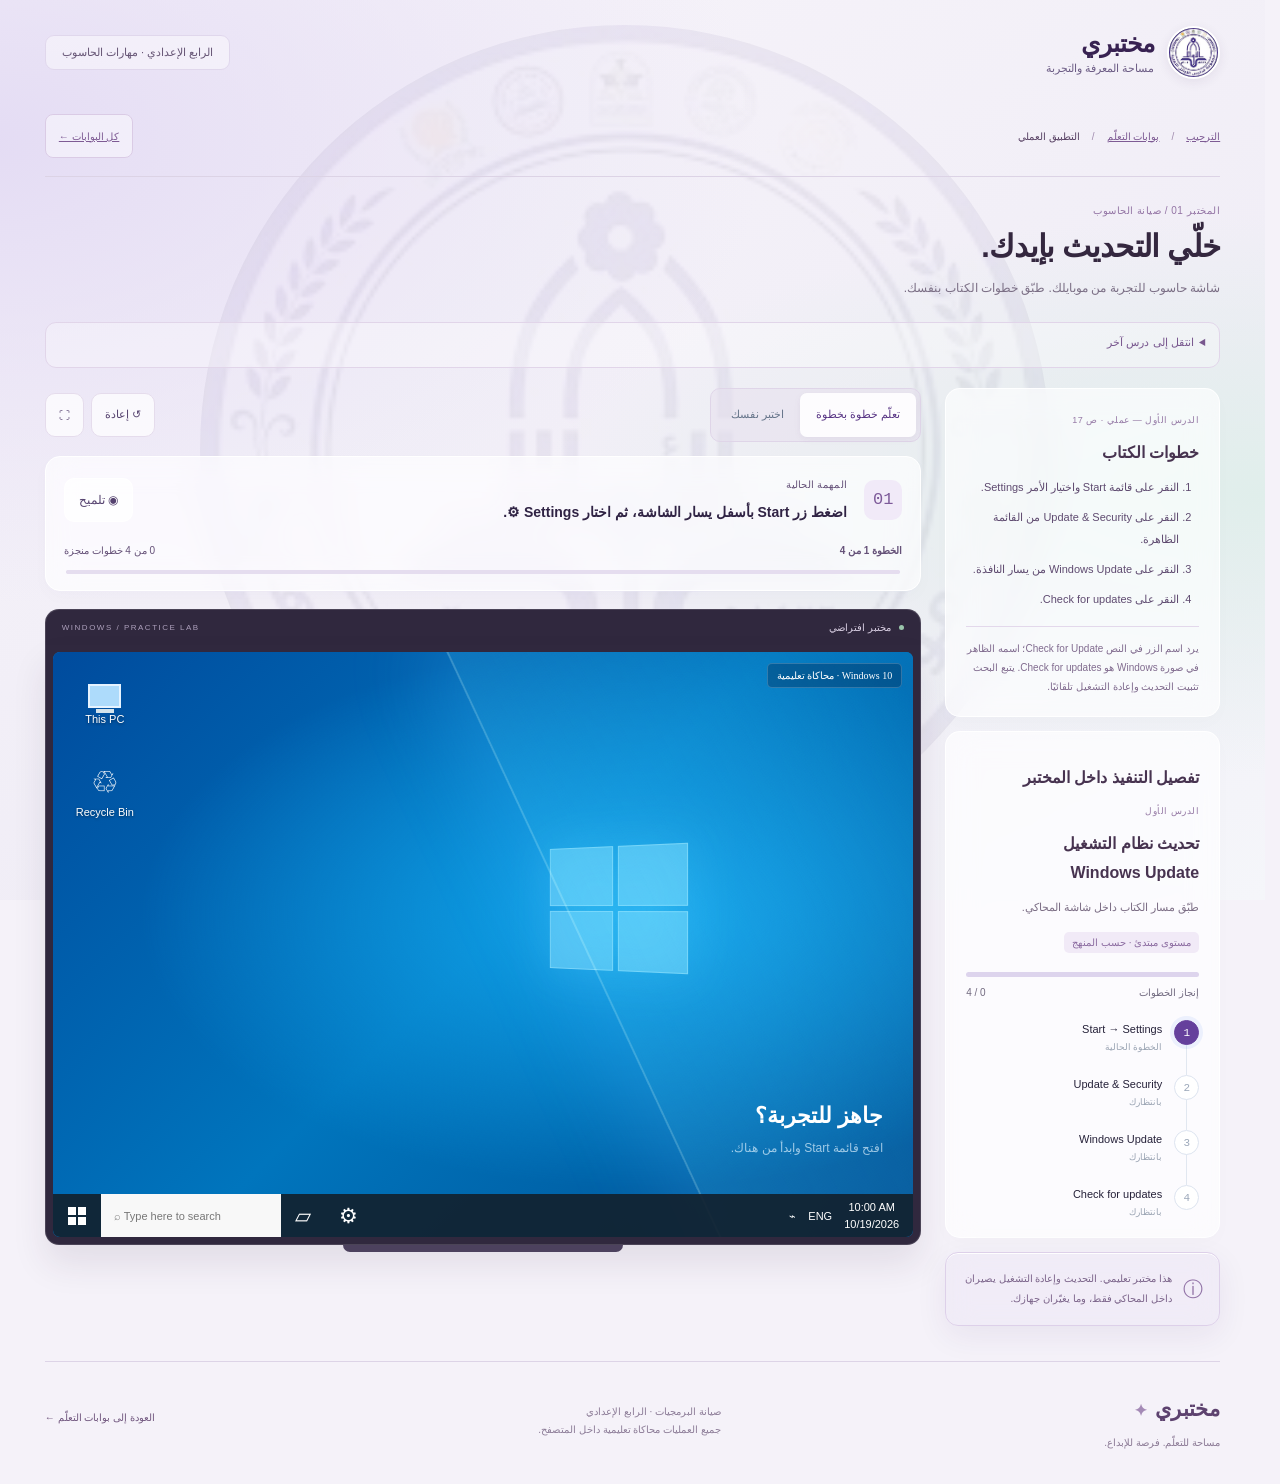
<file: update.html>
<!doctype html><html lang="ar" dir="rtl"><head><meta charset="utf-8"><meta name="viewport" content="width=device-width,initial-scale=1"><meta name="theme-color" content="#101a2d"><title>مختبري — تحديث Windows</title><style>
:root{--ink:#14233b;--muted:#718097;--blue:#2563eb;--line:#e1e7f0;--green:#148066}*{box-sizing:border-box}body{margin:0;background:#f3f6fb;color:var(--ink);font-family:Tahoma,Arial,sans-serif}button,input{font:inherit}button{cursor:pointer}button:focus-visible,input:focus-visible,summary:focus-visible{outline:3px solid #f3ad30;outline-offset:3px}button:disabled{cursor:default;opacity:.5}.wrap{max-width:1380px;margin:auto;padding:0 30px}header{height:88px;display:flex;align-items:center;justify-content:space-between;border-bottom:1px solid var(--line)}.brand{display:flex;align-items:center;gap:12px}.brandmark{width:43px;height:43px;background:#1b3e78;display:grid;grid-template-columns:repeat(2,9px);grid-template-rows:repeat(2,9px);place-content:center;gap:3px;transform:rotate(-5deg);border-radius:13px;box-shadow:0 5px 12px #1b3e7820}.brandmark i{background:#c5dcff}.brand strong{font-size:20px}.brand small{display:block;color:var(--muted);font-size:10px;margin-top:5px;letter-spacing:1px}.course-label{font-size:11px;color:#52708e;background:#e8edf7;border:1px solid #d9e1ef;border-radius:20px;padding:9px 14px}.intro{padding:28px 0 23px;display:flex;align-items:center;justify-content:space-between;gap:18px}.kicker{font-size:11px;color:var(--blue);margin:0 0 9px}h1{font-size:clamp(23px,4vw,34px);letter-spacing:-1px;margin:0 0 10px}.intro p{font-size:12px;color:var(--muted);margin:0;line-height:1.8}.lesson-number{font:70px monospace;color:#dce4f2;font-weight:bold}.layout{display:grid;grid-template-columns:1fr 287px;direction:ltr;gap:24px;align-items:start}.lab{direction:rtl;min-width:0}.lab-toolbar{display:flex;justify-content:space-between;align-items:center;margin-bottom:14px;gap:8px}.segmented{display:flex;background:#e6ebf3;border-radius:10px;padding:4px}.segmented button{border:0;background:transparent;color:#66758a;padding:9px 16px;border-radius:7px;font-size:12px}.segmented .selected{color:#1c4f9e;background:white;box-shadow:0 2px 6px #132f4d10}.tools{display:flex;gap:7px}.tools button{border:1px solid var(--line);background:white;color:#536984;padding:10px 13px;border-radius:9px;font-size:12px}.computer{background:#182235;border-radius:17px;padding:9px;box-shadow:0 20px 40px #1c365524,0 3px 5px #1c365518}.screen{position:relative;height:535px;overflow:hidden;background:#087ac7;direction:ltr;font-family:'Segoe UI',Arial,sans-serif;border-radius:9px;color:#1a1a1a}.screen button{font-family:inherit;font-size:13px}.wallpaper{position:absolute;inset:0;background:radial-gradient(ellipse at 68% 45%,#12a4eb,transparent 60%),linear-gradient(135deg,#004b9d,#0075bd 50%,#004e91)}.wallpaper:after{content:'';position:absolute;width:65%;height:160%;left:65%;top:-30%;background:linear-gradient(90deg,#49cbff33,transparent);transform:rotate(-25deg);border-left:2px solid #a6edff55;box-shadow:-30px 0 80px #46baff33}.window-symbol{position:absolute;left:57%;top:33%;width:145px;height:125px;display:grid;grid-template-columns:1fr 1fr;gap:5px;transform:perspective(450px) rotateY(-18deg);filter:drop-shadow(0 0 25px #6ce0ff66)}.window-symbol i{background:#8be3ff88;border:1px solid #b2f0ff77}.desktop-icons{position:absolute;left:13px;top:17px;display:flex;flex-direction:column;gap:17px}.desktop-icon{border:1px solid transparent;background:transparent;color:white;width:78px;min-height:70px;border-radius:0;font-size:11px!important;display:flex;align-items:center;justify-content:center;flex-direction:column;gap:5px;text-shadow:0 1px 3px #0007}.desktop-icon:hover{background:#ffffff20;border-color:#ffffff40}.desk-glyph{font-size:31px;text-shadow:none}.thispc{width:33px;height:24px;border:2px solid #e5f3ff;background:#addbfb;position:relative}.thispc:after{content:'';position:absolute;bottom:-7px;width:18px;height:4px;background:#d3e3ec;left:6px}.desktop-note{position:absolute;right:30px;bottom:78px;color:#e0f4ffb0;text-align:right;font:12px/1.9 Tahoma,sans-serif;direction:rtl}.desktop-note strong{font-size:22px;display:block;color:#fff}.taskbar{position:absolute;bottom:0;left:0;right:0;height:43px;background:#12212eea;display:flex;align-items:stretch;z-index:8;color:white}.start-button{border:0;background:transparent;color:white;width:48px;display:grid;place-items:center}.start-button:hover,.task-app:hover{background:#ffffff22}.windows-icon{display:grid;grid-template-columns:repeat(2,8px);grid-template-rows:repeat(2,8px);gap:2px}.windows-icon i{background:currentColor}.task-search{background:#f8f8f8;color:#777;width:180px;border:0;padding:0 13px;text-align:left;font-size:11px!important}.task-app{background:transparent;border:0;color:white;width:45px;font-size:21px!important}.clock{margin-left:auto;display:flex;align-items:center;padding:0 14px;gap:12px;font:11px/1.5 'Segoe UI',sans-serif}.clock time{text-align:center}.start-menu{position:absolute;left:0;bottom:43px;width:342px;max-width:100%;height:370px;background:#20272ff5;color:white;z-index:7;box-shadow:5px -5px 25px #0004;display:grid;grid-template-columns:49px 1fr;padding:15px 0 0}.start-rail{border-right:1px solid #ffffff10;display:flex;flex-direction:column;align-items:center;justify-content:flex-end;padding-bottom:14px;gap:15px}.start-rail button{background:transparent;border:0;color:white;font-size:21px!important;min-width:43px;min-height:43px}.start-content{padding:7px 14px}.start-content .user{font-size:12px;color:#adb6c0;display:block;padding:4px 9px 14px}.start-item{width:100%;display:flex;align-items:center;gap:12px;color:white;background:transparent;border:0;min-height:49px;text-align:left;padding:8px 10px}.start-item:hover{background:#ffffff18}.start-item .ico{font-size:21px;width:24px}.start-tile{margin:14px 8px;padding:18px;background:#1b6cba;width:125px;font-size:12px;line-height:1.8}.settings-window{position:absolute;inset:14px 15px 57px;background:white;box-shadow:0 8px 35px #001a3d66;display:flex;flex-direction:column;z-index:5;min-height:0;direction:ltr}.titlebar{height:34px;display:flex;align-items:center;flex-shrink:0;background:white;font-size:11px}.titlebar .window-title{padding-left:14px}.window-controls{display:flex;margin-left:auto;height:100%}.window-controls button{width:35px;background:transparent;border:0;font-size:16px}.window-controls button:last-child:hover{background:#d92d20;color:white}.window-body{flex:1;overflow:auto;min-height:0}.settings-home{padding:18px 28px}.settings-home h2{font-size:23px;font-weight:400;text-align:center;margin:4px 0 20px}.settings-search{border:1px solid #888;display:flex;align-items:center;max-width:290px;margin:0 auto 24px;padding:8px 10px;font-size:12px;color:#666}.settings-search input{border:0;width:100%;outline:none;font-size:12px;background:white;color:#111}.setting-grid{display:grid;grid-template-columns:repeat(3,1fr);gap:13px}.setting-tile{border:1px solid transparent;background:white;display:flex;text-align:left;gap:10px;align-items:center;padding:15px 8px;min-height:75px}.setting-tile:hover{border-color:#ccc;background:#f7f7f7}.setting-tile .icon{font-size:24px;color:#0067b8;min-width:28px}.setting-tile strong{font-size:13px;font-weight:400;display:block}.setting-tile small{display:block;font-size:10px;color:#666;margin-top:5px;line-height:1.5}.settings-page{display:grid;grid-template-columns:190px 1fr;height:100%;min-height:330px}.settings-nav{background:#f0f0f0;padding:8px 0}.nav-home{padding:12px 15px;background:transparent;border:0;display:block;text-align:left;width:100%}.nav-search{border:1px solid #aaa;background:white;color:#888;font-size:11px;padding:8px;margin:8px 12px 19px}.settings-nav h3{font-size:13px;font-weight:600;padding:0 15px;margin:14px 0}.nav-item{position:relative;border:0;background:transparent;display:flex;align-items:center;gap:9px;width:100%;padding:14px 15px;text-align:left;font-size:12px!important;min-height:43px}.nav-item:hover{background:#dfdfdf}.nav-item.active{background:#e0e0e0}.nav-item.active:before{content:'';position:absolute;left:0;width:3px;background:#0078d4;height:20px}.update-content{padding:16px 25px;overflow:auto}.update-content h2{font-size:25px;font-weight:400;margin:0 0 22px}.update-empty{color:#666;font-size:12px;line-height:1.8;margin-top:22px}.update-heading{display:flex;gap:12px;align-items:center;font-size:17px;margin-bottom:6px}.update-symbol{font-size:29px;color:#0078d4}.update-content small{color:#555;font-size:11px;line-height:1.6}.win-btn{padding:10px 15px;border:2px solid transparent;background:#e2e2e2;color:#111;min-height:42px;margin-top:18px}.win-btn:hover{border-color:#999}.win-btn.blue{background:#0078d4;color:white}.win-link{display:block;border:0;background:transparent;color:#0067b8;text-align:left;padding:11px 0;font-size:12px!important;min-height:40px}.up-links{margin-top:17px}.dots{display:flex;gap:5px;margin:17px 0}.dots i{height:5px;width:5px;border-radius:50%;background:#0078d4;animation:blink 1s infinite}.dots i:nth-child(2){animation-delay:.15s}.dots i:nth-child(3){animation-delay:.3s}.downloadbar{height:4px;background:#e3e3e3;max-width:320px;margin:16px 0}.downloadbar div{height:100%;background:#0078d4;transition:width .3s}.update-desc{font-size:12px;line-height:1.8;margin:17px 0}.restart-screen{position:absolute;inset:0;background:#0064ac;z-index:15;color:white;display:flex;flex-direction:column;align-items:center;justify-content:center;text-align:center;font:17px/1.9 'Segoe UI',sans-serif}.spinner{width:35px;height:35px;border:3px dotted #fff;border-radius:50%;animation:spin 2s linear infinite;margin-bottom:20px}.sim-badge{position:absolute;right:11px;top:11px;z-index:3;color:#fff;background:#001f4755;border:1px solid #ffffff30;border-radius:5px;font:10px Tahoma;padding:6px 9px;pointer-events:none}.toast{position:absolute;bottom:58px;left:50%;transform:translateX(-50%);background:#172c48f2;color:white;padding:12px 17px;border-radius:8px;z-index:20;font:12px/1.8 Tahoma;direction:rtl;width:max-content;max-width:88%;text-align:center;box-shadow:0 6px 20px #0003}.hint-target{outline:3px solid #ffcf4e!important;outline-offset:-3px;box-shadow:0 0 0 5px #ffcf4e30;animation:hintpulse 1.2s ease infinite}.monitor-foot{height:10px;background:#182235;width:32%;margin:auto;border-radius:0 0 30px 30px}.task-card{background:white;border:1px solid var(--line);border-radius:14px;padding:20px 23px;margin-top:21px;display:flex;align-items:center;gap:17px}.step-number{width:45px;height:45px;border-radius:12px;background:#ebf1ff;color:#2563eb;display:grid;place-items:center;font:20px monospace;flex-shrink:0}.task-text{flex:1}.task-text small{color:var(--muted);font-size:10px}.task-text h2{margin:7px 0 0;font-size:15px;line-height:1.9}.hint-btn{border:1px solid #dbe5fa;border-radius:9px;background:#f1f6ff;color:#245ab2;padding:10px 14px;font-size:12px;flex-shrink:0}.hint-btn:hover{background:#e0ebff}.sidebar{direction:rtl;display:flex;flex-direction:column;gap:17px;padding-top:0}.lesson-card{background:white;border:1px solid var(--line);border-radius:15px;padding:22px}.card-label{font-size:10px;letter-spacing:1px;color:var(--muted)}.lesson-card h3{font-size:17px;line-height:1.8;margin:12px 0 8px}.lesson-card p{font-size:12px;color:var(--muted);line-height:1.9;margin:0}.level{display:inline-block;background:#eaf6ee;color:#31805a;border-radius:5px;padding:5px 8px;font-size:10px;margin-top:14px}.steps{margin-top:22px;display:flex;flex-direction:column;gap:0}.step{display:flex;gap:12px;position:relative;padding:0 0 23px;align-items:flex-start}.step:last-child{padding-bottom:0}.step:not(:last-child):before{content:'';position:absolute;right:12px;top:24px;height:calc(100% - 24px);width:1px;background:#e1e7f0}.step-dot{height:25px;width:25px;border:1px solid #dce3ef;border-radius:50%;display:grid;place-items:center;font:11px monospace;color:#9ca8ba;flex-shrink:0;background:white;z-index:1}.step.active .step-dot{color:white;background:var(--blue);border-color:var(--blue);box-shadow:0 0 0 4px #2563eb12}.step.done .step-dot{background:#e9f7ef;color:#188354;border-color:#d2eddf}.step-info{padding-top:3px}.step-info strong{font-size:12px;font-weight:400;display:block;direction:ltr;text-align:right}.step-info small{display:block;font-size:10px;color:#99a3b2;margin-top:7px}.progress-track{height:5px;background:#e9eef6;border-radius:5px;margin:19px 0 10px;overflow:hidden}.progress-track div{height:100%;background:linear-gradient(90deg,#2563eb,#30bca8);transition:width .3s}.progress-caption{font-size:10px;color:var(--muted);display:flex;justify-content:space-between}.note{border:1px solid #dce6f5;background:#eaf0fa;border-radius:13px;padding:18px;display:flex;gap:11px;font-size:11px;color:#566d8d;line-height:1.9}.note .icon{font-size:20px}.complete{margin-top:22px;border:1px solid #bce6d5;background:linear-gradient(130deg,#eafaf2,white);padding:25px;border-radius:15px}.complete h2{font-size:22px;margin:0 0 9px;color:#176d52}.complete p{font-size:12px;line-height:1.9;color:#567769}.quiz-opts{display:grid;gap:8px;margin:15px 0}.quiz-opts button{border:1px solid #d7e4dd;background:white;padding:12px;border-radius:8px;text-align:right;font-size:12px;color:var(--ink)}.quiz-opts .right{border-color:#199762;color:#16794f;background:#eefaf4}.quiz-opts .wrong{border-color:#d89c9c;background:#fff0f0;color:#a54848}.complete .primary{background:#1d7658;color:white;border:0;padding:11px 18px;border-radius:8px;font-size:12px}.completion-score{font:28px monospace;color:#148066}.feedback{font-size:12px;min-height:22px;margin-top:10px;color:#276f58}footer{display:flex;justify-content:space-between;font-size:10px;color:#8e9bb0;padding:27px 0 30px;gap:15px;line-height:1.8}.fullscreen .screen{height:calc(100dvh - 18px)}.computer:fullscreen{border-radius:0;width:100%;height:100dvh}.computer:fullscreen .screen{height:calc(100dvh - 18px)}.screen button:focus-visible{outline-offset:-3px}@keyframes spin{to{transform:rotate(360deg)}}@keyframes blink{50%{opacity:.2}}@keyframes hintpulse{50%{box-shadow:0 0 0 6px #ffcf4e66}}[hidden]{display:none!important}@media(max-width:1100px){.layout{grid-template-columns:1fr 245px;gap:17px}.setting-grid{grid-template-columns:repeat(2,1fr)}.settings-page{grid-template-columns:160px 1fr}.update-content{padding:17px}.wrap{padding:0 22px}}@media(max-width:850px){.layout{grid-template-columns:1fr}.sidebar{display:grid;grid-template-columns:1fr 1fr}.lesson-card{padding:20px}.sidebar .note{grid-column:1/-1}.steps{display:grid;grid-template-columns:1fr 1fr;gap:15px}.step{padding:0}.step:before{display:none}.screen{height:550px}}@media(max-width:520px){.wrap{padding:0 12px}header{height:75px}.brand strong{font-size:18px}.course-label{font-size:9px;padding:8px}.intro{padding:23px 0 20px}.lesson-number{font-size:49px}.intro p{font-size:11px;max-width:245px}.segmented button{padding:9px 12px}.tools button{padding:10px;font-size:11px}.computer{padding:5px;border-radius:12px}.screen{height:500px;border-radius:7px}.settings-window{inset:8px 6px 50px}.settings-home{padding:15px 12px}.setting-grid{gap:6px}.setting-tile{padding:10px 5px;gap:7px}.setting-tile strong{font-size:12px}.setting-tile small{font-size:9px}.setting-tile .icon{font-size:21px;min-width:23px}.settings-page{grid-template-columns:119px 1fr}.settings-nav h3{font-size:11px;padding:0 8px}.nav-search{font-size:9px;padding:8px 4px;margin:8px 7px 15px}.nav-item{padding:12px 8px;gap:5px;font-size:10px!important;min-height:46px}.nav-home{padding:10px;font-size:11px!important;min-height:44px}.update-content{padding:15px 11px}.update-content h2{font-size:20px;margin-bottom:18px}.update-heading{font-size:14px;gap:7px;line-height:1.5}.update-symbol{font-size:22px}.win-btn{font-size:11px!important;padding:10px 7px}.update-content small{font-size:10px}.task-search{width:112px;font-size:9px!important}.task-app{width:34px}.clock{padding:0 7px;font-size:9px;gap:6px}.desktop-note{right:16px;font-size:11px}.window-symbol{left:44%;width:120px;height:105px}.task-card{padding:15px 13px;gap:10px}.task-text h2{font-size:13px}.step-number{width:35px;height:40px;font-size:17px}.hint-btn{font-size:11px;padding:9px}.sidebar{grid-template-columns:1fr}.steps{grid-template-columns:1fr 1fr}.sidebar .note{grid-column:auto}.lesson-card h3{font-size:16px}.screen .titlebar{height:35px}.window-controls button{width:35px}.tools{gap:5px}.course-label{max-width:132px;text-align:center}footer{font-size:9px}.complete{padding:20px}.screen button{touch-action:manipulation}}
@media(prefers-reduced-motion:reduce){*,*:before,*:after{animation:none!important;transition:none!important}}
</style><style>.lesson-tabs{display:flex;gap:10px;margin:0 0 24px;padding:5px;border:1px solid #dce5f2;border-radius:12px;background:#e9eef7}.lesson-tabs a{flex:1;text-decoration:none;color:#65748b;font-size:13px;padding:14px 16px;border-radius:9px;line-height:1.7;text-align:center}.lesson-tabs a.active{background:white;color:#225bb1;box-shadow:0 3px 8px #23456d0c;font-weight:bold}.lesson-tabs a:focus-visible{outline:3px solid #f3ad30;outline-offset:2px}@media(max-width:520px){.lesson-tabs{gap:3px;margin-bottom:18px}.lesson-tabs a{font-size:11px;padding:11px 7px}}</style><link rel="stylesheet" href="lesson-ux.css"><link rel="stylesheet" href="responsive.css"><link rel="stylesheet" href="glass.css"><link rel="stylesheet" href="academy.css"></head><body><div class="wrap"><header><div class="brand"><span class="brandmark"><i></i><i></i><i></i><i></i></span><div><strong>مختبري</strong><small>تعلّم. جرّب. أتقن.</small></div></div><span class="course-label">مهارات الحاسوب · مختبر تفاعلي</span></header><section class="intro"><div><div class="kicker">المختبر 01 / صيانة الحاسوب</div><h1>خلّي التحديث بإيدك.</h1><p>شاشة حاسوب للتجربة من موبايلك. طبّق خطوات الكتاب بنفسك.</p></div><span class="lesson-number">01</span></section><nav class="lesson-tabs" id="lessonMenu" aria-label="دروس المختبر"></nav><div class="layout"><main class="lab"><div class="lab-toolbar"><div class="segmented"><button class="selected" id="learn">تعلّم خطوة بخطوة</button><button id="test">اختبر نفسك</button></div><div class="tools"><button id="reset" aria-label="إعادة المختبر">↺ إعادة</button><button id="fullscreen" aria-label="ملء الشاشة">⛶</button></div></div><div class="computer" id="computer"><div class="screen" id="screen"><div class="wallpaper"><div class="window-symbol"><i></i><i></i><i></i><i></i></div></div><span class="sim-badge">محاكاة تعليمية · Windows 10</span><div class="desktop-icons"><button class="desktop-icon" data-action="other"><span class="thispc"></span>This PC</button><button class="desktop-icon" data-action="other"><span class="desk-glyph">♲</span>Recycle Bin</button></div><div class="desktop-note"><strong>جاهز للتجربة؟</strong>افتح قائمة Start وابدأ من هناك.</div><div id="startMenu" class="start-menu" hidden><div class="start-rail"><span style="margin-bottom:auto;padding-top:5px">☰</span><button data-action="settings" aria-label="Settings">⚙</button><button data-action="other" aria-label="Power">⏻</button></div><div class="start-content"><span class="user">Student</span><button class="start-item" data-action="other"><span class="ico">▤</span>Documents</button><button class="start-item" data-action="other"><span class="ico">▧</span>Pictures</button><button class="start-item" id="settingsTarget" data-action="settings"><span class="ico">⚙</span>Settings</button><div class="start-tile">☀<br>Have a good day</div></div></div><div id="settingsWindow" class="settings-window" hidden><div class="titlebar"><span class="window-title">Settings</span><div class="window-controls"><button data-action="minimize" aria-label="تصغير">−</button><button data-action="maximize" aria-label="تكبير">□</button><button data-action="close" aria-label="إغلاق">×</button></div></div><div class="window-body" id="windowBody"></div></div><div class="taskbar"><button class="start-button" id="startTarget" data-action="start" aria-label="Start"><span class="windows-icon"><i></i><i></i><i></i><i></i></span></button><button class="task-search" data-action="other">⌕ Type here to search</button><button class="task-app" data-action="other" aria-label="File Explorer">▱</button><button class="task-app" data-action="restore" aria-label="Settings">⚙</button><div class="clock"><span>⌁</span><span>ENG</span><time>10:00 AM<br>10/19/2026</time></div></div><div class="toast" id="toast" hidden role="status"></div><div class="restart-screen" id="restartScreen" hidden><div class="spinner"></div><div id="restartText">Working on updates<br><small>محاكاة إعادة التشغيل</small></div></div></div></div><div class="monitor-foot"></div><section class="task-card" aria-live="polite"><span class="step-number" id="stepNumber">01</span><div class="task-text"><small id="taskLabel">المهمة الحالية</small><h2 id="taskText"></h2></div><button class="hint-btn" id="hint">◉ تلميح</button></section><section class="complete" id="complete" hidden><h2>أحسنت، حدّثت النظام! ✦</h2><p id="completionText"></p><div class="card-label">تثبيت المعلومة</div><h3 id="quizQuestion" style="font-size:14px;line-height:1.9"></h3><div class="quiz-opts" id="quizOptions"></div><div class="feedback" id="quizFeedback" aria-live="polite"></div><button class="primary" id="quizNext" hidden>السؤال التالي ←</button></section></main><aside class="sidebar"><section class="lesson-card"><span class="card-label">الدرس الأول</span><h3>تحديث نظام التشغيل<br><span dir="ltr">Windows Update</span></h3><p>طبّق مسار الكتاب داخل شاشة المحاكي.</p><span class="level">مستوى مبتدئ · حسب المنهج</span><div class="progress-track"><div id="progress"></div></div><div class="progress-caption"><span>إنجاز الخطوات</span><span id="progressLabel">0 / 4</span></div><div class="steps" id="steps"></div></section><section class="note"><span class="icon">ⓘ</span><div>هذا مختبر تعليمي. التحديث وإعادة التشغيل يصيران داخل المحاكي فقط، وما يغيّران جهازك.</div></section></aside></div><footer><span>مختبري / الحاسوب صار متاح للتجربة.</span><span>واجهة Windows 10 حسب الصورة المرسلة.</span></footer></div><script>
const $=id=>document.getElementById(id);const stepNames=['Start → Settings','Update & Security','Windows Update','Check for updates'];const stepHints=['اضغط زر Start بأسفل يسار الشاشة، ثم اختار Settings ⚙.','من نافذة Settings اختار Update & Security.','من القائمة اليسرى اختار Windows Update.','اضغط Check for updates للبحث عن تحديثات.'];
let stage=0,mode='learn',view='desktop',startOpen=false,windowVisible=false,updateState='idle',percent=0,errors=0,hints=0,quizIndex=0,quizScore=0,quizAnswered=false,timers=[],toastTimer;
function later(fn,ms){const t=setTimeout(fn,ms);timers.push(t);return t}function notify(msg){clearTimeout(toastTimer);$('toast').textContent=msg;$('toast').hidden=false;toastTimer=setTimeout(()=>$('toast').hidden=true,2600)}
function refresh(){ $('startMenu').hidden=!startOpen;$('settingsWindow').hidden=!windowVisible;$('progress').style.width=Math.min(stage,4)/4*100+'%';$('progressLabel').textContent=Math.min(stage,4)+' / 4';$('stepNumber').textContent=stage<4?String(stage+1).padStart(2,'0'):stage===6?'✓':'↻';$('hint').hidden=mode==='test'||stage>=4;$('taskLabel').textContent=mode==='test'?'اختبار عملي · بدون تلميحات':'المهمة الحالية';$('taskText').textContent=stage===6?'اكتمل التحديث. جاوب أسئلة المراجعة بالأسفل.':stage===5?'اكتمل التثبيت. سيُعاد تشغيل الحاسوب تلقائيًا كما في الكتاب.':stage===4?'تابع البحث وتنزيل التحديث وتثبيته داخل المحاكي.':mode==='test'?'حدّث Windows من قائمة Start، حسب الخطوات اللي تعلمتها.':stepHints[stage];$('steps').innerHTML=stepNames.map((n,i)=>`<div class="step ${i<stage?'done':i===stage?'active':''}"><span class="step-dot">${i<stage?'✓':i+1}</span><div class="step-info"><strong>${n}</strong><small>${i<stage?'مكتملة':i===stage?'الخطوة الحالية':'بانتظارك'}</small></div></div>`).join('');$('learn').classList.toggle('selected',mode==='learn');$('test').classList.toggle('selected',mode==='test');if(mode==='test'){$('steps').hidden=true}else $('steps').hidden=false; }
function mark(stageValue){stage=Math.max(stage,stageValue);refresh()}
const tiles=[['▣','System','Display, sound, notifications'],['▱','Devices','Bluetooth, printers, mouse'],['◎','Network & Internet','Wi-Fi, airplane mode, VPN'],['◐','Personalization','Background, lock screen, colors'],['♙','Accounts','Your accounts, email, sync'],['◴','Time & Language','Speech, region, date'],['◉','Privacy','Location, camera, microphone'],['⟳','Update & Security','Windows Update, recovery, backup']];
function renderHome(){view='home';$('windowBody').innerHTML=`<div class="settings-home"><h2>Windows Settings</h2><div class="settings-search"><input aria-label="Find a setting" placeholder="Find a setting"><span>⌕</span></div><div class="setting-grid">${tiles.map(([ico,title,sub])=>`<button class="setting-tile" ${title==='Update & Security'?'id="updateSecurityTarget" data-action="security"':'data-action="other"'}><span class="icon">${ico}</span><span><strong>${title}</strong><small>${sub}</small></span></button>`).join('')}</div></div>`; }
function renderPage(){view=stage>=3?'update':'security';$('windowBody').innerHTML=`<div class="settings-page"><nav class="settings-nav" aria-label="Settings sidebar"><button class="nav-home" data-action="home">⌂ &nbsp; Home</button><div class="nav-search">Find a setting &nbsp; ⌕</div><h3>Update & Security</h3><button id="windowsUpdateTarget" class="nav-item ${stage>=3?'active':''}" data-action="windowsupdate">⟳ <span>Windows Update</span></button><button class="nav-item" data-action="other">◇ <span>Windows Security</span></button><button class="nav-item" data-action="other">↶ <span>Backup</span></button><button class="nav-item" data-action="other">↻ <span>Recovery</span></button><button class="nav-item" data-action="other">✓ <span>Activation</span></button></nav><section class="update-content" id="updateContent"></section></div>`;renderUpdate()}
function renderUpdate(){const el=$('updateContent');if(!el)return;if(stage<3){el.innerHTML='<h2>Update & Security</h2><p class="update-empty">Select Windows Update from the menu.</p>';return}let content='';if(updateState==='idle')content=`<div class="update-heading"><span class="update-symbol">⟳</span><span>You're up to date</span></div><small>Last checked: Yesterday, 10:45 AM</small><br><button class="win-btn" id="checkTarget" data-action="check">Check for updates</button><div class="up-links"><button class="win-link" data-action="other">Pause updates for 7 days</button><button class="win-link" data-action="other">Change active hours</button><button class="win-link" data-action="other">View update history</button></div>`;
if(updateState==='checking')content='<div class="update-heading">Checking for updates…</div><div class="dots"><i></i><i></i><i></i></div><small>Searching for available updates</small>';
if(updateState==='downloading'||updateState==='installing')content=`<div class="update-heading"><span class="update-symbol">⟳</span><span>Updates available</span></div><p class="update-desc">Windows 10 — Security Update<br><small>Educational simulation</small></p><small>${updateState==='downloading'?'Downloading':'Installing'} — ${percent}%</small><div class="downloadbar"><div style="width:${percent}%"></div></div>`;
if(updateState==='ready')content=`<div class="update-heading"><span class="update-symbol">↻</span><span>Restart required</span></div><p class="update-desc">Your device needs to restart to finish installing updates.</p><p class="update-desc" dir="rtl">ستبدأ إعادة التشغيل تلقائيًا بعد انتهاء تثبيت التحديث.</p>`;
if(updateState==='done')content='<div class="update-heading"><span style="color:#16855a;font-size:28px">✓</span><span>You’re up to date</span></div><small>Last checked: Just now</small><p class="update-desc">All updates installed successfully.<br><span style="color:#16855a">محاكاة التحديث اكتملت بنجاح.</span></p>';
el.innerHTML='<h2>Windows Update</h2>'+content}
function wrong(){errors++;notify(mode==='learn'?'هذا الخيار مو ضمن خطوة الدرس الحالية. تابع المهمة أو اضغط تلميح.':'هذا الخيار مو ضمن مسار التحديث. جرّب مرة ثانية.')}
function advanceUpdate(){updateState='checking';mark(4);renderUpdate();later(()=>{updateState='downloading';percent=0;renderUpdate();tick()},1600)}
function tick(){if(!['downloading','installing'].includes(updateState))return;percent=Math.min(100,percent+20);renderUpdate();if(percent<100)later(tick,450);else if(updateState==='downloading'){later(()=>{updateState='installing';percent=0;renderUpdate();tick()},500)}else later(()=>{updateState='ready';mark(5);renderUpdate();later(()=>{if(updateState==='ready')restart()},1000)},700)}
function restart(){updateState='restarting';$('restartScreen').hidden=false;$('restartText').innerHTML='Working on updates<br><small>محاكاة إعادة التشغيل</small>';later(()=>{$('restartText').innerHTML='100% complete<br>Restarting…'},1600);later(()=>{$('restartScreen').hidden=true;updateState='done';stage=6;window.markLessonComplete?.('update');windowVisible=true;renderPage();refresh();$('complete').hidden=false;$('completionText').textContent=mode==='test'?`أكملت الاختبار العملي. محاولات خارج المسار: ${errors}.`:`أكملت خطوات الكتاب الأربع، وتابعت التثبيت وإعادة التشغيل. تلميحات مستخدمة: ${hints}.`;renderQuiz()},2900)}
function action(a){if(updateState==='restarting')return;document.querySelectorAll('.hint-target').forEach(e=>e.classList.remove('hint-target'));if(a==='start'){startOpen=!startOpen;refresh();return}if(a==='settings'){if(!startOpen&&view==='desktop'){wrong();return}startOpen=false;windowVisible=true;mark(1);renderHome();refresh();return}if(a==='security'){if(stage<1)return wrong();mark(2);renderPage();return}if(a==='windowsupdate'){if(stage<2)return wrong();mark(3);renderPage();return}if(a==='check'){if(stage!==3||updateState!=='idle')return;advanceUpdate();return}if(a==='restart'){if(updateState==='ready')restart();return}if(a==='home'){renderHome();return}if(a==='minimize'||a==='close'){windowVisible=false;refresh();return}if(a==='maximize'){const w=$('settingsWindow');w.style.inset=w.style.inset?'':'0 0 43px';return}if(a==='restore'){if(view!=='desktop'){windowVisible=true;startOpen=false;refresh()}else wrong();return}wrong()}
$('screen').addEventListener('click',e=>{const b=e.target.closest('[data-action]');if(b)action(b.dataset.action)});
function hint(){if(stage>=4)return;hints++;let target;if(stage===0)target=startOpen?$('settingsTarget'):$('startTarget');if(stage===1){if(!windowVisible){windowVisible=true;refresh()}if(view!=='home')renderHome();target=$('updateSecurityTarget')}if(stage===2){if(!windowVisible){windowVisible=true;refresh()}if(view==='home')renderPage();target=$('windowsUpdateTarget')}if(stage===3){if(!windowVisible){windowVisible=true;refresh()}if(view==='home')renderPage();target=$('checkTarget')}if(target){document.querySelectorAll('.hint-target').forEach(e=>e.classList.remove('hint-target'));target.classList.add('hint-target');target.scrollIntoView({block:'nearest',behavior:'smooth'})}notify(stepHints[stage])}
function reset(m=mode){timers.forEach(clearTimeout);timers=[];clearTimeout(toastTimer);stage=0;mode=m;view='desktop';startOpen=false;windowVisible=false;updateState='idle';percent=0;errors=0;hints=0;quizIndex=0;quizScore=0;quizAnswered=false;$('toast').hidden=true;$('restartScreen').hidden=true;$('complete').hidden=true;$('settingsWindow').style.inset='';$('windowBody').innerHTML='';document.querySelectorAll('.hint-target').forEach(e=>e.classList.remove('hint-target'));refresh()}
const questions=[{q:'شنو المسار الصحيح لبدء تحديث Windows حسب الكتاب؟',o:['Start → Settings → Update & Security → Windows Update','This PC → Documents → Windows Update','Recycle Bin → Settings → Update'],a:0},{q:'أي زر نضغط حتى نبحث عن التحديثات؟',o:['Restart now','Check for updates','Pause updates'],a:1},{q:'ليش نحدّث نظام التشغيل بشكل منتظم؟',o:['لحذف جميع الملفات','لتغيير اسم الجهاز فقط','لإضافة تحسينات وميزات وإصلاح مشكلات أمنية'],a:2}];
function renderQuiz(){quizAnswered=false;$('quizNext').hidden=true;$('quizFeedback').textContent='';if(quizIndex===questions.length){$('quizQuestion').textContent='انتهت المراجعة';$('quizOptions').innerHTML=`<div class="completion-score">${quizScore} / 3</div>`;$('quizFeedback').textContent='تقدر تعيد المختبر بوضع الاختبار وتتدرّب بدون تلميحات.';$('quizNext').hidden=false;$('quizNext').textContent='ابدأ اختبارًا عمليًا جديدًا';return}const q=questions[quizIndex];$('quizQuestion').textContent=`${quizIndex+1}. ${q.q}`;$('quizOptions').innerHTML='';q.o.forEach((o,i)=>{const b=document.createElement('button');b.textContent=o;b.onclick=()=>{if(quizAnswered)return;quizAnswered=true;if(i===q.a){quizScore++;b.classList.add('right');$('quizFeedback').textContent='✓ إجابة صحيحة'}else{b.classList.add('wrong');$('quizOptions').children[q.a].classList.add('right');$('quizFeedback').textContent='راجع الإجابة المحددة بالأخضر.'}$('quizNext').hidden=false;$('quizNext').textContent=quizIndex===2?'عرض النتيجة':'السؤال التالي ←'};$('quizOptions').appendChild(b)})}
$('quizNext').onclick=()=>{if(quizIndex===questions.length){reset('test');$('computer').scrollIntoView({behavior:'smooth',block:'center'})}else{quizIndex++;renderQuiz()}};$('hint').onclick=hint;$('reset').onclick=()=>reset();$('learn').onclick=()=>reset('learn');$('test').onclick=()=>reset('test');$('fullscreen').onclick=async()=>{try{if(document.fullscreenElement)await document.exitFullscreen();else if($('computer').requestFullscreen)await $('computer').requestFullscreen();else notify('استخدم الوضع الأفقي حتى تشوف الشاشة بمساحة أكبر.')}catch{notify('استخدم الوضع الأفقي حتى تشوف الشاشة بمساحة أكبر.')}};refresh();
</script><script src="lesson-menu.js"></script><script src="lesson-ux.js"></script><script src="academy.js"></script><script src="textbook-guide.js"></script></body></html>
</file>
<file: journey.css>
:root{font-family:'Segoe UI',Tahoma,Arial,sans-serif;color:#32263e;background:#f4f1f8;font-synthesis:none}*{box-sizing:border-box}body{margin:0}a{color:inherit;text-decoration:none}button,a{touch-action:manipulation}a:focus-visible{outline:3px solid #c59a51;outline-offset:6px}img{max-width:100%;display:block}::selection{background:#d4b9ec;color:#2a1b3d}
.journey-header{display:flex;align-items:center;justify-content:space-between;gap:16px;min-height:94px;padding:24px 0}.journey-brand{font-size:26px;font-weight:700;letter-spacing:-1px}.journey-brand>span{font-size:17px;color:#ba9bd6;margin-inline-start:8px}.header-caption{font-size:11px;color:#c0b2cf}.eyebrow{font-size:11px;letter-spacing:.5px;margin:0 0 15px;color:#8f6da4}
/* Entry: the supplied identity is the first and central visual. */
.welcome-page{color:#f7f1fc;background:#21182f;min-height:100vh;min-height:100svh;display:flex;flex-direction:column;isolation:isolate;padding-inline:clamp(22px,5vw,80px)}
.welcome-page::before{content:'';position:fixed;inset:0;z-index:-2;pointer-events:none;background:radial-gradient(ellipse at 50% 30%,#62438180,transparent 56%),radial-gradient(ellipse at 0 100%,#42305455,transparent 40%),linear-gradient(145deg,#21182f,#181322)}
.welcome-page::after{content:'';position:fixed;width:min(110vw,940px);aspect-ratio:1;top:50%;left:50%;transform:translate(-50%,-50%);border:1px solid #c6a5e410;border-radius:50%;box-shadow:0 0 0 75px #c6a5e405,0 0 0 150px #c6a5e403;z-index:-1;pointer-events:none}
.welcome-main{width:100%;max-width:760px;margin:auto;display:flex;flex-direction:column;align-items:center;text-align:center;padding:28px 0 50px;animation:welcome-in .8s ease-out both}
.welcome-emblem{position:relative;display:grid;place-items:center;width:210px;height:210px;margin-bottom:22px}.welcome-emblem img{width:162px;height:162px;border-radius:50%;border:4px solid #fff;box-shadow:0 0 60px #ccb2ed20,0 15px 50px #0e081f60;z-index:1}.emblem-orbit{position:absolute;inset:0;border:1px solid #c4a2e13b;border-radius:50%}.emblem-orbit::after{content:'';position:absolute;inset:11px;border:1px dashed #c4a2e126;border-radius:50%}.emblem-star{position:absolute;right:16px;top:24px;color:#d9bfee;font-size:25px;background:#39274e;padding:2px}
.welcome-school{font-size:14px;letter-spacing:.2px;color:#e7dbef;margin:0;line-height:1.9}.welcome-line{width:38px;height:1px;background:#c6a8dd55;margin:24px 0}.welcome-main .eyebrow{color:#c5aed6;font-size:11px;margin-bottom:14px}.welcome-main h1{font-size:clamp(37px,5vw,60px);line-height:1.4;letter-spacing:-2px;margin:0 0 17px;font-weight:650}.welcome-main h1 em{font-style:normal;color:#d8b9ed}.welcome-description{font-size:14px;line-height:2;color:#bcaecb;margin:0 0 29px}.enter-button{display:inline-flex;align-items:center;justify-content:center;gap:40px;min-height:56px;padding:16px 28px;border-radius:12px;background:linear-gradient(130deg,#faf5ff,#e3cef2);border:1px solid #fff7;color:#382047;font-size:14px;font-weight:650;box-shadow:0 8px 26px #09051030,0 0 30px #d8a8ff0c;transition:transform .2s,box-shadow .2s}.enter-button:hover{transform:translateY(-3px);box-shadow:0 12px 32px #09051050,0 0 30px #d8a8ff26}.enter-button>span{font-size:22px;font-weight:400}.welcome-facts{display:flex;align-items:center;justify-content:center;gap:14px;flex-wrap:wrap;font-size:10px;color:#9987aa;margin-top:24px}.welcome-facts i{width:3px;height:3px;border-radius:50%;background:#9377a7}.welcome-footer{display:flex;align-items:center;justify-content:space-between;gap:16px;flex-wrap:wrap;padding:23px 0;border-top:1px solid #ffffff0c;color:#9989a7;font-size:10px;line-height:1.8}
/* Lesson portal */
.portal-page{background:#f5f2f9;isolation:isolate}.portal-page::before{content:'';position:fixed;inset:0;z-index:-2;background:radial-gradient(ellipse at 5% 0,#e7def4,transparent 50%),radial-gradient(ellipse at 100% 65%,#dfebe888,transparent 50%);pointer-events:none}.portal-page::after{content:'';position:fixed;left:50%;top:50%;width:min(85vw,780px);aspect-ratio:1;transform:translate(-50%,-50%);background:url('assets/school-logo.png') center/contain no-repeat;border-radius:50%;opacity:.045;z-index:-1;pointer-events:none}.portal-wrap{width:100%;max-width:1280px;margin:auto;padding-inline:clamp(18px,4vw,55px)}.portal-brand{display:flex;align-items:center;gap:11px}.portal-brand img{border-radius:50%;border:2px solid white;width:48px;height:48px}.portal-brand>span{font-size:23px;font-weight:700;color:#402c52}.portal-brand small{display:block;font-size:9px;font-weight:400;color:#8a7897;margin-top:4px}.back-home{display:flex;align-items:center;gap:12px;font-size:11px;color:#7e6a8e;min-height:44px}.back-home:hover{color:#472c60}.journey-steps{display:flex;align-items:center;gap:14px;font-size:10px;color:#9b8da6;margin:18px 0 40px;flex-wrap:wrap}.journey-steps>a,.journey-steps>span:not(.path-dash){display:inline-flex;align-items:center;gap:7px}.journey-steps b,.journey-steps a>span{font-size:10px;font-weight:600}.journey-steps [aria-current]{color:#654580;font-weight:600}.journey-steps b{background:#e9ddf3;padding:5px 7px;border-radius:5px}.path-dash{width:24px;height:1px;background:#d8cbe2}.portal-intro{display:grid;grid-template-columns:minmax(0,1fr) 320px;align-items:center;gap:50px;margin-bottom:50px}.portal-intro h1{font-size:clamp(35px,4.2vw,53px);line-height:1.4;letter-spacing:-1.7px;margin:0 0 16px;font-weight:650;color:#34233f}.portal-intro h1 em{font-style:normal;color:#8b64a4}.portal-intro>div>p:last-child{font-size:12px;line-height:2.1;color:#887592;margin:0}.journey-summary{min-width:0;border:1px solid #fff;background:#ffffff91;backdrop-filter:blur(16px);border-radius:19px;padding:24px;box-shadow:0 15px 35px #51316b08}.summary-head{display:flex;justify-content:space-between;align-items:center;font-size:11px;color:#7a638c}.summary-head span:last-child{color:#a78bb9;font-size:24px}.journey-summary>p{display:flex;gap:13px;align-items:baseline;margin:16px 0}.journey-summary strong{font-size:42px;font-weight:600;line-height:1;color:#63467a}.journey-summary>p>span{font-size:11px;color:#9b88a7}.journey-summary progress{display:block;width:100%;height:5px;appearance:none;border:0;background:#e8def1;border-radius:20px;overflow:hidden;accent-color:#9470ad}.journey-summary progress::-webkit-progress-bar{background:#e8def1}.journey-summary progress::-webkit-progress-value{background:#9470ad}.journey-summary progress::-moz-progress-bar{background:#9470ad}.journey-summary>a{display:flex;justify-content:space-between;align-items:center;gap:10px;background:#64437e;color:white;padding:13px 16px;min-height:46px;border-radius:9px;font-size:11px;margin-top:23px;line-height:1.8;transition:background .2s}.journey-summary>a:hover{background:#4d3065}.journey-summary small{display:block;font-size:9px;color:#95849f;margin-top:10px;line-height:1.7}.portal-section-title{display:flex;align-items:end;justify-content:space-between;gap:16px;margin-bottom:20px}.portal-section-title .eyebrow{font-size:10px}.portal-section-title h2{font-size:23px;font-weight:650;margin:6px 0 0;letter-spacing:-.4px}.portal-section-title>span{font-size:10px;color:#a18eae}.portal-section-title i{font-style:normal;color:#c2afce;margin-inline:8px}.portal-grid{display:grid;grid-template-columns:repeat(3,minmax(0,1fr));gap:16px}.portal-card{display:flex;flex-direction:column;min-width:0;padding:23px 24px;border-radius:18px;border:1px solid #fff;background:linear-gradient(135deg,#ffffffd9,#ffffff75);backdrop-filter:blur(12px);box-shadow:0 6px 20px #43265204;transition:transform .22s,border-color .22s,box-shadow .22s;position:relative;overflow:hidden}.portal-card:hover{transform:translateY(-5px);border-color:#c7afd7;box-shadow:0 16px 30px #54346b12}.portal-card-top{display:flex;align-items:center;justify-content:space-between;margin-bottom:22px}.portal-icon{display:grid;place-items:center;width:48px;height:48px;border:1px solid #e3d6ee;border-radius:13px;background:#eee5f7;color:#8b64a5}.portal-icon svg{width:25px;height:25px}.portal-order{font-size:29px;font-weight:300;letter-spacing:-1px;color:#d1c1dd;font-variant-numeric:tabular-nums}.portal-kind{font-size:9px;letter-spacing:.4px;color:#a38ab4}.portal-card h3{font-size:18px;line-height:1.6;letter-spacing:-.3px;color:#4a3459;margin:8px 0}.portal-card>p{font-size:11px;line-height:1.9;color:#96849f;margin:0 0 23px;flex:1}.portal-card-bottom{display:flex;justify-content:space-between;align-items:center;gap:10px;border-top:1px solid #e9e0f0;padding-top:15px;font-size:10px}.portal-status{color:#a491b0}.portal-open{color:#75508f;font-weight:600;display:flex;align-items:center;gap:12px}.portal-open b{font-size:18px;font-weight:400}.is-complete .portal-status{color:#4c826f}.is-complete .portal-icon{background:#e8f2ee;border-color:#d2e5dd;color:#558371}.review-portal{background:linear-gradient(135deg,#443052,#2b203a);border-color:#ffffff4d}.review-portal h3{color:#f4eafa}.review-portal>p{color:#c2accf}.review-portal .portal-kind{color:#bda0d2}.review-portal .portal-icon{background:#ffffff0c;border-color:#ffffff20;color:#d0b0e6}.review-portal .portal-order{color:#9c80ad66}.review-portal .portal-card-bottom{border-color:#ffffff20}.review-portal .portal-open{color:#e6d0f6}.review-portal .portal-status{color:#b79ec7}.review-portal.is-complete .portal-status{color:#bedccf}.portal-note{display:flex;align-items:center;gap:14px;padding:22px 0;margin-top:20px}.portal-note>span{font-size:24px;color:#a38cb4}.portal-note p{font-size:11px;line-height:1.9;color:#a08aaa;margin:0}.portal-note strong{color:#786085;font-weight:600}.portal-footer{display:flex;align-items:center;justify-content:space-between;flex-wrap:wrap;gap:16px;border-top:1px solid #e0d4e8;padding:26px 0;font-size:10px;color:#9c87a8}.portal-footer b{font-weight:400;color:#aa8bba;margin:0 8px}.portal-footer a{min-height:44px;display:flex;align-items:center;color:#836291}
@keyframes welcome-in{from{opacity:0;transform:translateY(12px)}to{opacity:1;transform:none}}
@media(min-height:900px){.welcome-emblem{width:250px;height:250px}.welcome-emblem img{width:190px;height:190px}}
@media(max-width:900px){.portal-intro{grid-template-columns:minmax(0,1fr) 285px;gap:24px}.portal-grid{grid-template-columns:repeat(2,minmax(0,1fr))}.portal-card{padding:23px}.portal-card:last-child{grid-column:1/-1}.journey-steps{margin-bottom:32px}}
@media(max-width:600px){.journey-header{min-height:82px;padding-block:18px}.welcome-main{padding:24px 0 40px}.welcome-emblem{width:180px;height:180px}.welcome-emblem img{width:140px;height:140px}.welcome-school{font-size:12px}.welcome-main h1{font-size:39px;letter-spacing:-1.5px}.welcome-main .eyebrow{font-size:10px}.welcome-description{font-size:12px}.enter-button{width:min(100%,330px);gap:20px;font-size:12px}.welcome-facts{gap:10px;font-size:9px}.welcome-footer{justify-content:center;text-align:center;font-size:9px}.header-caption{font-size:9px}.journey-brand{font-size:23px}.portal-wrap{padding-inline:18px}.portal-brand>span{font-size:21px}.portal-brand img{width:42px;height:42px}.back-home{font-size:10px;gap:6px}.journey-steps{gap:8px;font-size:9px;margin:8px 0 28px}.path-dash{width:15px}.portal-intro{grid-template-columns:minmax(0,1fr);gap:24px;margin-bottom:34px}.portal-intro h1{font-size:39px}.portal-intro>div>p:last-child{font-size:11px}.journey-summary{padding:20px}.journey-summary>p{margin:13px 0}.journey-summary strong{font-size:33px}.journey-summary>a{margin-top:18px}.portal-grid{grid-template-columns:minmax(0,1fr);gap:13px}.portal-card{padding:22px}.portal-card-top{margin-bottom:17px}.portal-card h3{font-size:19px}.portal-card>p{font-size:12px;margin-bottom:20px}.portal-kind{font-size:10px}.portal-card-bottom{font-size:11px}.portal-section-title h2{font-size:22px}.portal-section-title>span{font-size:9px}.portal-note{align-items:flex-start}.portal-note p{font-size:10px}.portal-footer{font-size:9px}.portal-footer b{margin-inline:5px}}
@media(max-width:350px){.journey-steps{gap:5px;font-size:8px}.path-dash{width:9px}.welcome-main h1{font-size:35px}.welcome-page{padding-inline:18px}.welcome-facts{gap:7px;font-size:8px}.portal-section-title>span{font-size:8px}.portal-brand small{font-size:8px}}
@media(prefers-reduced-motion:reduce){*{animation:none!important;transition:none!important}.portal-card:hover,.enter-button:hover{transform:none}}
@media(prefers-reduced-transparency:reduce){.portal-card,.journey-summary{background:#fcfaff;backdrop-filter:none}.review-portal{background:#352542}}
/* Keep secondary text legible on translucent cards. */
.portal-card>p{color:#776383}.portal-kind{color:#846591}.portal-status{color:#80688d}.portal-note p{color:#806b8a}.journey-summary small{color:#806b8a}.portal-intro>div>p:last-child{color:#796585}.review-portal>p{color:#cbb8d7}.review-portal .portal-kind{color:#c5a9d8}.review-portal .portal-status{color:#c4acd3}.review-portal.is-complete .portal-status{color:#bedccf}
@media(max-height:750px) and (min-width:601px){.welcome-page .journey-header{min-height:74px;padding-block:16px}.welcome-main{padding:12px 0 24px}.welcome-emblem{width:160px;height:160px;margin-bottom:15px}.welcome-emblem img{width:126px;height:126px}.welcome-line{margin-block:17px}.welcome-main h1{font-size:43px;margin-bottom:12px}.welcome-description{font-size:12px;margin-bottom:20px}.welcome-facts{margin-top:17px}.welcome-footer{padding-block:15px}}
</file>
<file: lesson-ux.css>
.lesson-guide{margin:0 0 18px;background:#fff;border:1px solid #d8e3f2;border-radius:14px;overflow:hidden;box-shadow:0 5px 18px #18376508}
.lesson-guide .task-card{margin:0;border:0;border-radius:0;padding:18px 20px;align-items:center}
.lesson-guide .task-text{min-width:0}
.lesson-guide .task-text small{font-size:12px;color:#456080}
.lesson-guide .task-text h2{font-size:16px;line-height:1.8;color:#14233b}
.lesson-guide .hint-btn{min-height:44px;flex-shrink:0}
.guide-status{display:flex;justify-content:space-between;gap:10px;padding:0 20px 10px;font-size:12px;line-height:1.8;color:#365479;flex-wrap:wrap}
.guide-status span:first-child{font-weight:bold}
.guide-progress{display:block;width:calc(100% - 40px);height:8px;margin:0 20px 18px;border:0;border-radius:20px;overflow:hidden;appearance:none;background:#e5edf8;accent-color:#2563eb}
.guide-progress::-webkit-progress-bar{background:#e5edf8;border-radius:20px}
.guide-progress::-webkit-progress-value{background:#2563eb;border-radius:20px}
.guide-progress::-moz-progress-bar{background:#2563eb;border-radius:20px}
.lesson-next{margin-top:22px;padding-top:18px;border-top:1px solid #cbded7}
.lesson-next p{font-size:13px;line-height:1.9;color:#36554b;margin:0 0 12px}
.next-lesson-link{display:inline-flex;align-items:center;justify-content:center;min-height:46px;padding:12px 18px;border-radius:10px;background:#1955cc;color:#fff;text-decoration:none;font-size:14px;font-weight:bold;line-height:1.7}
.next-lesson-link:hover{background:#123f9b}
.next-lesson-link:focus-visible{outline:3px solid #e6ad31;outline-offset:4px}
.lesson-next[hidden],.guide-progress[hidden]{display:none}
@media(max-width:520px){.lesson-guide .task-card{padding:14px 12px;flex-wrap:wrap;gap:10px}.lesson-guide .task-text{flex:1 1 65%}.lesson-guide .task-text h2{font-size:14px}.lesson-guide .hint-btn{margin-inline-start:auto}.guide-status{padding:0 12px 10px;font-size:11px}.guide-progress{width:calc(100% - 24px);margin:0 12px 14px}.next-lesson-link{width:100%}}
</file>
<file: responsive.css>
/* Shared responsive layout for all lessons; loaded after page-specific styles. */
html{scrollbar-gutter:stable}
body{overflow-wrap:break-word}
.wrap{width:100%;max-width:1600px;padding-inline:clamp(10px,2.3vw,36px)}
.layout{grid-template-columns:minmax(0,1fr) minmax(230px,290px);gap:clamp(16px,2vw,28px)}
.layout>*{min-width:0}
header{height:auto;min-height:88px;gap:16px;padding-block:16px;flex-wrap:wrap}
.brand,.intro>div{min-width:0}
.intro{gap:14px}
.intro p{max-width:none}
.lesson-number{flex-shrink:0}
nav.lesson-tabs{display:grid;grid-template-columns:repeat(auto-fit,minmax(min(100%,155px),1fr));gap:6px}
nav.lesson-tabs a{min-width:0;display:grid;place-items:center;min-height:44px;padding:10px 8px;font-size:12px}
.lab-toolbar,.segmented,.tools{flex-wrap:wrap}
.segmented{min-width:0}
.segmented button,.tools button{min-height:44px}
.tools{margin-inline-start:auto}
.computer{width:100%;min-width:0}
.screen{height:clamp(510px,65vh,720px)}
.start-menu,.search-panel{max-height:calc(100% - 48px);overflow-y:auto;overscroll-behavior:contain}
.start-content,.window-body,.app-content,.settings-nav,.system-side{min-width:0;min-height:0}
.window-body,.app-content{overscroll-behavior:contain}
.settings-page{grid-template-columns:minmax(135px,28%) minmax(0,1fr)}
.system-layout{grid-template-columns:minmax(110px,25%) minmax(0,1fr)}
.explorer-body{grid-template-columns:minmax(90px,23%) minmax(0,1fr)}
.setting-grid,.settings-tiles{grid-template-columns:repeat(2,minmax(0,1fr))}
.setting-tile,.settings-tiles button,.update-content,.storage-main,.drive-info{min-width:0;overflow-wrap:anywhere}
.setting-tile>span:last-child{min-width:0}
.dialog-actions,.disk-buttons,.word-top,.scenario-panel{flex-wrap:wrap}
.dialog-actions button,.disk-buttons button{max-width:100%}
.disk-table,.tm-table{table-layout:fixed;overflow-wrap:anywhere}
.disk-table th,.disk-table td,.tm-table th,.tm-table td{vertical-align:top}
.file-row .file-name{min-width:0;overflow-wrap:anywhere}
.file-row .size{flex-shrink:0}
.taskbar .start-button,.taskbar .task-app{flex-shrink:0}
.taskbar .task-search{flex:1 1 120px;min-width:0;max-width:180px;overflow:hidden;text-overflow:ellipsis;white-space:nowrap}
.clock{flex-shrink:0}
.space-meter{flex-wrap:wrap}
.space-meter .mini-disk{min-width:60px}
.reorder-item>span{min-width:0}
.reorder-item>div{flex-shrink:0}
footer{flex-wrap:wrap;gap:10px;line-height:1.8}
button,a,input,select,textarea{touch-action:manipulation}
input,select,textarea{max-width:100%}

@media(min-width:1400px){
 .setting-grid{grid-template-columns:repeat(3,minmax(0,1fr))}
 .screen{height:clamp(600px,70vh,820px)}
}
@media(max-width:1000px){
 .layout{grid-template-columns:minmax(0,1fr)}
 .sidebar{display:grid;grid-template-columns:repeat(2,minmax(0,1fr));align-items:start}
 .sidebar .note{grid-column:1/-1}
 .steps{display:grid;grid-template-columns:repeat(2,minmax(0,1fr));gap:14px}
 .step{padding:0;min-width:0}
 .step:before{display:none}
}
@media(max-width:600px){
 header{min-height:74px;gap:10px}
 .course-label{max-width:145px;font-size:10px;text-align:center}
 .intro{padding-block:20px;align-items:flex-start}
 .intro h1{font-size:clamp(22px,5.6vw,30px);line-height:1.5;letter-spacing:0}
 .intro p{font-size:12px}
 .lesson-number{font-size:38px}
 nav.lesson-tabs{grid-template-columns:repeat(2,minmax(0,1fr));padding:5px}
 nav.lesson-tabs a{font-size:11px}
 .lab-toolbar{gap:8px}
 .segmented{width:100%}
 .segmented button{flex:1 1 0;padding:10px 6px;font-size:12px}
 .computer{padding:5px;border-radius:12px}
 .screen{height:560px;height:clamp(440px,76svh,640px)}
 .settings-window,.window{inset:8px 6px 52px}
 .settings-page,.system-layout{display:flex;flex-direction:column;height:auto;min-height:100%}
 .settings-nav,.system-side{flex:none;padding:8px;display:flex;flex-wrap:wrap;gap:4px}
 .settings-nav h3,.settings-nav .nav-search{display:none}
 .settings-nav .nav-home{width:100%;padding:8px;min-height:44px}
 .settings-nav .nav-item,.system-side button{width:auto;flex:1 1 120px;padding:9px 8px;min-height:44px;font-size:11px!important}
 .system-side button{flex-basis:100px}
 .update-content,.storage-main{padding:18px 12px}
 .update-content h2,.storage-main h2{font-size:22px}
 .update-content small,.storage-main p{font-size:12px}
 .setting-grid,.settings-tiles{grid-template-columns:minmax(0,1fr);gap:6px}
 .settings-home,.settings-tiles{padding:12px}
 .setting-tile,.settings-tiles button{padding:12px;min-height:64px}
 .setting-tile strong,.settings-tiles strong{font-size:13px}
 .setting-tile small,.settings-tiles small{font-size:11px}
 .explorer-body{grid-template-columns:minmax(0,1fr);height:auto}
 .folder-nav{display:none}
 .drives{padding:14px 10px}
 .drive-info strong{font-size:12px}
 .drive-info small{font-size:11px}
 .drive-card{gap:8px}
 .disk-table,.tm-table{font-size:11px}
 .disk-table td,.disk-table th,.tm-table td,.tm-table th{padding:9px 4px}
 .dialog-body{padding:12px;font-size:12px}
 .disk-dialog{max-width:calc(100% - 12px);max-height:calc(100% - 64px)}
 .file-row{font-size:11px;min-height:44px}
 .cleanup-body{margin-inline:6px;padding-inline:7px}
 .disk-buttons{gap:6px}
 .disk-buttons button{flex:1 1 70px;min-width:0;min-height:44px}
 .sidebar{grid-template-columns:minmax(0,1fr)}
 .sidebar .note{grid-column:auto}
 .lesson-card,.complete{padding:18px}
 .lesson-guide .task-text h2{font-size:14px}
 .quiz-opts button,.reorder-item button,.complete .primary{min-height:44px}
 .reorder-item button{min-width:44px}
 .scenario-panel{align-items:stretch;flex-direction:column}
 .scenario-panel button{white-space:normal;flex-shrink:1}
 .word-paper{padding:14px;font-size:12px}
 .word-document{padding:12px}
 .taskbar .task-app{width:34px}
 .clock{padding-inline:6px;gap:5px;font-size:9px}
 .clock>span{display:none}
 .taskbar .start-button{width:44px}
 .screen input,.screen select,.review-input{font-size:16px!important}
}
@media(max-width:360px){
 .brand strong{font-size:17px}
 .course-label{max-width:118px;font-size:9px}
 .lesson-number{display:none}
 .steps{grid-template-columns:minmax(0,1fr)}
 .reorder-item{flex-wrap:wrap;gap:8px}
 .reorder-item>div{margin-inline-start:auto}
 .screen .task-search{font-size:9px!important;padding-inline:6px}
 .space-meter>span{flex-basis:100%}
}
@media(pointer:coarse){
 .screen .window-controls button,.window-titlebar button,.disk-title button{min-width:44px;min-height:44px}
 .screen .titlebar,.window-titlebar,.disk-title{height:auto;min-height:44px;flex-shrink:0}
 .screen .more,.screen .classic-btn,.screen .win-btn,.screen .context button,.screen .prop-tabs button,.screen .word-ribbon button,.screen .word-tools button{min-height:44px}
 .screen .more{min-width:44px}
 .storage-switch{min-height:44px}
}
/* Fullscreen height must win over every viewport breakpoint. */
.computer.fullscreen,.computer:fullscreen{height:100vh;height:100dvh;padding:5px}
.computer.fullscreen .screen,.computer:fullscreen .screen{height:calc(100vh - 10px);height:calc(100dvh - 10px)}
@media(max-height:500px) and (orientation:landscape){
 .screen{height:420px}
 .computer.fullscreen .desktop-note,.computer:fullscreen .desktop-note{display:none}
}
</file>
<file: glass.css>
/* School identity and glass surfaces, shared by every lesson. */
:root{--ink:#262044;--muted:#625c79;--blue:#56349a;--line:rgba(111,88,157,.2);--green:#18735e}
body{background:#eeeaf6;color:var(--ink);isolation:isolate}
body::before{content:"";position:fixed;inset:0;z-index:-2;pointer-events:none;background:radial-gradient(ellipse at 12% 12%,#d6c7f3 0,transparent 53%),radial-gradient(ellipse at 93% 65%,#c8e6ed 0,transparent 48%),linear-gradient(145deg,#f4effb,#e5e4f2 55%,#edf6f7)}
body::after{content:"";position:fixed;left:50%;top:50%;width:min(76vw,720px);aspect-ratio:1;transform:translate(-50%,-50%);border-radius:50%;background:url('assets/school-logo.png') center/contain no-repeat;opacity:.16;z-index:-1;pointer-events:none}
.wrap>header{border-bottom:1px solid rgba(110,86,152,.18)}
.brand .brandmark{width:55px;height:55px;flex-shrink:0;display:block;transform:none;border-radius:50%;background:#fff url('assets/school-logo.png') center/contain no-repeat;box-shadow:0 4px 15px #49316d24}
.brandmark i{display:none}
.brand strong{color:#3e266d}
.brand small{color:#6c5c85;letter-spacing:0}
.course-label{color:#51416f;background:rgba(255,255,255,.55);border-color:rgba(255,255,255,.85)}
.kicker{color:#654099}
.lesson-number{color:rgba(87,57,135,.22)}
nav.lesson-tabs,.lesson-guide,.lesson-card,.note,.complete,.space-meter,.scenario-panel{
 background:rgba(255,255,255,.64);border:1px solid rgba(255,255,255,.88);
 box-shadow:0 10px 32px rgba(56,33,98,.07),inset 0 1px 0 rgba(255,255,255,.95);
 -webkit-backdrop-filter:blur(15px) saturate(135%);backdrop-filter:blur(15px) saturate(135%);
}
nav.lesson-tabs{border-radius:18px;padding:8px}
nav.lesson-tabs a{color:#5c5073;border:1px solid transparent;transition:background .18s,border-color .18s}
nav.lesson-tabs a:hover{background:rgba(255,255,255,.5);border-color:rgba(255,255,255,.8)}
nav.lesson-tabs a.active{background:rgba(255,255,255,.9);color:#512b89;border-color:rgba(116,79,175,.2);box-shadow:0 4px 14px #4e326a12}
.lesson-guide,.lesson-card,.complete{border-radius:18px}
.lesson-guide .task-card{background:transparent}
.lesson-guide .task-text h2{color:#302344}
.lesson-guide .task-text small,.guide-status{color:#655178}
.step-number{background:rgba(225,211,247,.65);color:#634296}
.segmented{background:rgba(231,224,243,.75);border:1px solid #ffffffb3;border-radius:12px}
.segmented .selected{background:rgba(255,255,255,.88);color:#583585}
.tools button,.hint-btn{background:rgba(255,255,255,.72);border:1px solid #ffffffdc;color:#55426f;border-radius:10px}
.tools button:hover,.hint-btn:hover{background:#fff}
.computer{background:linear-gradient(145deg,rgba(109,87,145,.65),rgba(47,53,80,.84));border:1px solid #ffffffa8;box-shadow:0 22px 55px #39224d26,inset 0 1px 0 #ffffff99;border-radius:20px}
.monitor-foot{background:#6c5d83}
.lesson-card p,.note,.interaction-note{color:#625773}
.step.active .step-dot{background:#65409c;border-color:#65409c;color:white}
.progress-track{background:#ddd4ed}
.progress-track div{background:linear-gradient(90deg,#7651ac,#64aaa6)}
.guide-progress{background:#e5ddef;accent-color:#7651ac}
.guide-progress::-webkit-progress-bar{background:#e5ddef}
.guide-progress::-webkit-progress-value{background:linear-gradient(90deg,#7651ac,#64aaa6)}
.guide-progress::-moz-progress-bar{background:#7651ac}
.complete{background:rgba(241,253,248,.74)}
.next-lesson-link{background:#65409c;box-shadow:0 5px 14px #65409c22}
.next-lesson-link:hover{background:#4f2e80}
.quiz-opts button,.reorder-item{background:rgba(255,255,255,.76)}
footer{color:#655773}
@supports not ((backdrop-filter:blur(1px)) or (-webkit-backdrop-filter:blur(1px))){
 nav.lesson-tabs,.lesson-guide,.lesson-card,.note,.complete,.space-meter,.scenario-panel{background:rgba(250,248,255,.94)}
}
@media(max-width:600px){
 body::after{width:90vw;opacity:.13}
 nav.lesson-tabs,.lesson-guide,.lesson-card,.note,.complete,.space-meter,.scenario-panel{-webkit-backdrop-filter:blur(9px);backdrop-filter:blur(9px)}
 .brand .brandmark{width:46px;height:46px}
 .computer{border-radius:14px}
}
@media(prefers-reduced-transparency:reduce){
 nav.lesson-tabs,.lesson-guide,.lesson-card,.note,.complete,.space-meter,.scenario-panel{background:#f8f6fc;-webkit-backdrop-filter:none;backdrop-filter:none}
 body::after{opacity:.07}
}
@media print{body{background:white}body::before,body::after{display:none}}
</file>
<file: academy.css>
/* Academy presentation layer. Simulator internals retain their Windows UI. */
:root{--ink:#252139;--muted:#726b80;--blue:#654198;--line:#e4deed}
html{scroll-behavior:smooth;scroll-padding-top:24px}
body{font-family:'Segoe UI',Tahoma,Arial,sans-serif;background:#f5f2f9}
body::before{background:radial-gradient(ellipse at 0% 16%,#e4dcf4 0,transparent 43%),radial-gradient(ellipse at 100% 55%,#e0eeeb 0,transparent 40%),linear-gradient(155deg,#f7f4fa,#f0edf6 65%,#f5f6fa)}
body::after{width:min(78vw,850px);opacity:.055}
.wrap{max-width:1440px;padding-inline:clamp(16px,3.5vw,60px)}
.wrap>header{min-height:104px;padding-block:20px;border:0;gap:18px}
.brand{gap:13px}
.brand .brandmark{width:53px;height:53px;box-shadow:0 3px 12px #3c255315;border:2px solid white}
.brand strong{font-size:25px;letter-spacing:-1px;color:#382252}
.brand small{font-size:11px;margin-top:4px}
.course-label{padding:10px 16px;font-size:11px;border:1px solid #e0d7ec;background:#ffffff70;border-radius:9px;color:#675676}
.academy-hero{position:relative;isolation:isolate;overflow:hidden;display:grid;grid-template-columns:minmax(0,1.45fr) minmax(240px,.8fr);gap:32px;align-items:center;padding:clamp(28px,4vw,56px);border:1px solid #ffffff66;border-radius:28px;background:radial-gradient(ellipse at 5% 5%,#65418588,transparent 65%),linear-gradient(115deg,#32234e,#21172f 80%);color:white;box-shadow:0 22px 50px #3020441c}
.academy-hero::before{content:'';position:absolute;inset:0;z-index:-1;opacity:.12;background-image:linear-gradient(#ffffff50 1px,transparent 1px),linear-gradient(90deg,#ffffff50 1px,transparent 1px);background-size:48px 48px;mask-image:linear-gradient(90deg,#000,transparent 80%)}
.academy-hero::after{content:'';position:absolute;left:-130px;bottom:-290px;width:550px;height:550px;border:1px solid #bba0d94d;border-radius:50%;box-shadow:0 0 0 55px #bba0d908,0 0 0 110px #bba0d906;z-index:-1;pointer-events:none}
.hero-eyebrow{display:inline-flex;align-items:center;gap:9px;color:#e5d8f3;font-size:12px;letter-spacing:.2px}
.hero-eyebrow i,.workspace-badge i,.simulator-caption i{width:6px;height:6px;border-radius:50%;background:#bca0da;box-shadow:0 0 0 4px #c0a3e016}
.hero-copy h2{font-size:clamp(28px,3.3vw,46px);line-height:1.55;letter-spacing:-1.2px;margin:18px 0 12px;font-weight:700}
.hero-copy h2 em{font-style:normal;color:#d9bde9}
.hero-copy>p{max-width:510px;color:#d5ccdf;font-size:14px;line-height:2;margin:0}
.hero-actions{display:flex;gap:12px;flex-wrap:wrap;margin-top:28px}
.hero-actions a{display:inline-flex;align-items:center;justify-content:center;gap:22px;min-height:48px;padding:12px 22px;font-size:13px;font-weight:600;border-radius:10px;text-decoration:none;transition:background .2s,transform .2s}
.hero-primary{background:#f0e6fa;color:#352149;border:1px solid #fff8;box-shadow:0 4px 16px #100c171c}
.hero-primary:hover{background:white;transform:translateY(-2px)}
.hero-secondary{background:#ffffff06;border:1px solid #ffffff35;color:#f4eafb}
.hero-secondary:hover{background:#ffffff15}
.hero-tags{display:flex;gap:18px;flex-wrap:wrap;margin-top:24px;color:#c5b8d2;font-size:10px}
.hero-tags span::before{content:'✓';color:#c3d6bd;margin-inline-end:6px}
.hero-identity{text-align:center;min-width:0}
.identity-orbit{width:230px;height:230px;max-width:100%;position:relative;margin:0 auto 25px;border:1px solid #d8b4f93b;border-radius:50%;display:grid;place-items:center;background:radial-gradient(circle,#eee0ff14,transparent 72%)}
.identity-orbit::before{content:'';position:absolute;inset:12px;border:1px dashed #d5bce833;border-radius:50%}
.identity-orbit img{width:172px;height:172px;max-width:80%;object-fit:contain;border-radius:50%;box-shadow:0 12px 42px #10051a66;border:4px solid #ffffff;position:relative}
.orbit-spark{position:absolute;background:#3b2855;color:#dfc8f1;padding:4px;font-size:22px;line-height:1}
.spark-one{top:21px;right:20px}.spark-two{bottom:22px;left:16px;font-size:28px}
.identity-label{font-size:14px;font-weight:600;color:#f2e8fa}
.hero-identity p{font-size:11px;color:#bbaccb;margin:10px 0 0}
.academy-overview{display:grid;grid-template-columns:1.5fr .6fr .6fr 1.1fr;align-items:center;gap:22px;padding:24px 28px;margin:18px 0 38px;border:1px solid #fff;border-radius:18px;background:#ffffff96;box-shadow:0 8px 28px #3c255306;backdrop-filter:blur(12px)}
.overview-intro{display:flex;align-items:center;gap:12px;min-width:0}
.overview-symbol{width:42px;height:42px;display:grid;place-items:center;background:#eee7f4;border:1px solid #e4d9ee;border-radius:12px;color:#7c5b96;font-size:24px;flex-shrink:0}
.overview-intro strong{font-size:13px;color:#42364e}
.overview-intro p{font-size:10px;color:#7b7185;line-height:1.8;margin:6px 0 0}
.overview-stat{border-inline-start:1px solid #e7e0ed;padding-inline-start:22px;display:flex;flex-direction:column;gap:6px}
.overview-stat strong{font-size:27px;line-height:1;font-weight:600;color:#5c4378;font-variant-numeric:tabular-nums}
.overview-stat span{font-size:10px;color:#776a82}
.overview-progress{min-width:0}.overview-progress>div{display:flex;justify-content:space-between;gap:8px;font-size:11px;color:#655573}
.overview-progress strong{font-weight:600}.overview-progress small{display:block;color:#81758c;font-size:9px;margin-top:6px}
.overview-progress progress{display:block;width:100%;height:5px;appearance:none;border:0;border-radius:10px;overflow:hidden;margin-top:12px;background:#e8e0f0;accent-color:#8663a8}
.overview-progress progress::-webkit-progress-bar{background:#e8e0f0}.overview-progress progress::-webkit-progress-value{background:#8663a8}.overview-progress progress::-moz-progress-bar{background:#8663a8}
.path-heading{display:flex;justify-content:space-between;align-items:end;gap:16px;margin-bottom:18px}
.section-eyebrow{font-size:10px;color:#8a699f;letter-spacing:1px}
.path-heading h2{font-size:23px;letter-spacing:-.5px;margin:7px 0 0;color:#32253f}
.path-caption{font-size:11px;color:#887a93}.path-caption b{margin-inline-start:12px;font-size:21px;font-weight:400;color:#7e6196}
nav.lesson-tabs{display:grid;grid-template-columns:repeat(3,minmax(0,1fr));gap:9px;background:none;border:0;padding:0;box-shadow:none;backdrop-filter:none;margin-bottom:36px}
nav.lesson-tabs a{display:flex;align-items:center;justify-content:flex-start;gap:12px;text-align:right;min-height:76px;padding:14px 16px;background:#ffffff80;border:1px solid #ffffffdc;border-radius:13px;font-family:inherit;box-shadow:0 3px 10px #3b254204;transition:border-color .2s,background .2s,transform .2s}
nav.lesson-tabs a:hover{transform:translateY(-2px);background:#fff;border-color:#c7b5da}
nav.lesson-tabs a.active{background:#eee5f7;border-color:#c4acd8;box-shadow:inset -3px 0 0 #775192,0 4px 14px #49305108}
.lesson-index{display:grid;place-items:center;flex-shrink:0;width:35px;height:35px;border-radius:10px;background:#f2edf7;border:1px solid #e7deee;color:#9a86ac;font-size:13px;font-weight:600;direction:ltr;font-variant-numeric:tabular-nums}
.active .lesson-index{background:#775192;color:white;border-color:#775192}.is-complete:not(.active) .lesson-index{color:#4b806d;background:#e6f2eb;border-color:#cfe4d8}
.lesson-link-copy{min-width:0;flex:1}.lesson-link-copy strong{display:block;font-size:12px;font-weight:600;color:#4b3c58;line-height:1.7}.lesson-link-copy small{display:block;font-size:10px;color:#8e8198;margin-top:3px;font-weight:400}
.active .lesson-link-copy small{color:#76528f}.lesson-arrow{color:#ac9ab9;font-size:16px}
.intro{position:relative;border-top:1px solid #dcd3e5;padding:28px 0 22px;margin:0;gap:16px;align-items:center;scroll-margin-top:20px}
.intro .kicker{font-size:10px;letter-spacing:.5px;color:#9475a5;margin-bottom:8px}
.intro h1{font-size:clamp(22px,2.4vw,31px);line-height:1.5;letter-spacing:-.7px;margin-bottom:7px;color:#34273f}
.intro p{font-size:12px;color:#7b6f85;line-height:1.9}
.intro .lesson-number{display:none}
.workspace-badge{display:inline-flex;align-items:center;gap:8px;flex-shrink:0;padding:8px 11px;border-radius:7px;border:1px solid #dfd4e9;font-size:10px;color:#7b628c;background:#ffffff55}
.workspace-badge i{background:#729b85;box-shadow:none}
.layout{grid-template-columns:minmax(0,1fr) 275px;gap:24px}
.lab-toolbar{margin-bottom:14px}.segmented{padding:4px;background:#e7e0ee88;border:1px solid #dfd5e8;border-radius:10px}.segmented button{font-size:11px}.segmented .selected{box-shadow:0 2px 7px #4c355410}
.tools button{font-size:11px;border-color:#e5dcec}
.lesson-guide{border-radius:15px;box-shadow:0 6px 18px #492c5805;border-color:#ffffff;background:#ffffffab}
.lesson-guide .task-card{padding:17px 18px}.lesson-guide .task-text h2{font-size:14px;line-height:1.9}.lesson-guide .task-text small{font-size:10px;letter-spacing:.3px}
.guide-status{font-size:10px;padding-inline:18px}.guide-progress{height:4px;margin-bottom:16px}
.step-number{width:38px;height:40px;border-radius:10px;font-size:17px;background:#f1eaf8;color:#7d5a99}
.simulator-caption{display:flex;justify-content:space-between;align-items:center;gap:10px;padding:12px 16px;background:#30283e;color:#d9cfe3;border:1px solid #ffffff22;border-bottom:0;border-radius:14px 14px 0 0;font-size:10px}
.simulator-caption>span:first-child{display:flex;align-items:center;gap:8px}.simulator-caption>span:last-child{font:8px 'Segoe UI',sans-serif;letter-spacing:1.5px;color:#ac9fbb}
.simulator-caption i{background:#9ac5ab;box-shadow:none;width:5px;height:5px}
.computer{border-radius:0 0 14px 14px;background:#30283e;border:1px solid #ffffff22;border-top:0;padding:7px;box-shadow:0 20px 35px #30243b18}
.computer .screen{border-radius:7px}.monitor-foot{background:#4c415e;height:7px}.interaction-note{font-size:10px;line-height:1.8;color:#918398}
.sidebar{gap:14px}.lesson-card{border-radius:15px;padding:20px;background:#ffffffa8;box-shadow:0 6px 18px #492c5804}.lesson-card .card-label{font-size:9px;letter-spacing:.5px;color:#9579a5}.lesson-card h3{font-size:16px;line-height:1.8;color:#473350}.lesson-card p{font-size:11px;line-height:2;color:#7c6e85}.level{background:#f1eaf7;color:#8b6ba0}
.note{border-radius:13px;font-size:10px;line-height:2;background:#ece5f480;border:1px solid #ddd0e9;color:#7c658b;padding:16px}.note .icon{color:#9172a6}
.step-info strong{font-size:11px}.step-info small{font-size:9px}.progress-caption{font-size:10px}
.complete{border-radius:17px}.complete h2{font-size:21px}.next-lesson-link{border-radius:9px}
footer{margin-top:35px;border-top:1px solid #ddd4e7;padding:28px 0 32px;align-items:center;gap:20px;color:#8d7d98;font-size:10px}
.footer-brand{display:flex;flex-direction:column;gap:6px}.footer-brand>strong{font-size:21px;color:#5d426f}.footer-brand strong span{color:#a48ab6;margin-inline-start:8px;font-size:16px}.footer-brand>span{font-size:10px;color:#8c7b96}footer>a{color:#71577f;text-decoration:none;padding:10px 0;min-height:44px}
.skip-link{position:fixed;top:10px;right:10px;transform:translateY(-160%);z-index:100;background:#fff;color:#432355;padding:14px;border-radius:8px}.skip-link:focus{transform:none}
a:focus-visible,button:focus-visible{outline:3px solid #b58a42;outline-offset:4px}
#learningWorkspace:focus,#coursePath:focus{outline:none}
@media(max-width:1100px){.academy-overview{grid-template-columns:1.2fr .5fr .5fr;gap:18px}.overview-progress{grid-column:1/-1;border-top:1px solid #e6ddec;padding-top:16px}.overview-progress small{margin-top:8px}.layout{grid-template-columns:minmax(0,1fr) 245px;gap:18px}.identity-orbit{width:200px;height:200px}.identity-orbit img{width:150px;height:150px}.hero-copy h2{font-size:32px}}
@media(max-width:1000px){.layout{grid-template-columns:minmax(0,1fr)}.sidebar{grid-template-columns:repeat(2,minmax(0,1fr))}.academy-hero{padding:32px;gap:20px;grid-template-columns:minmax(0,1.4fr) minmax(180px,.8fr)}.identity-label{font-size:12px}.hero-copy h2{font-size:29px}.hero-copy>p{font-size:12px}}
@media(max-width:700px){.academy-hero{grid-template-columns:minmax(0,1fr);padding:26px;border-radius:22px;gap:26px}.hero-identity{display:flex;align-items:center;flex-wrap:wrap;justify-content:center;gap:8px 14px;border-top:1px solid #ffffff1f;padding-top:20px}.identity-orbit{width:58px;height:58px;margin:0;flex-shrink:0;border:0}.identity-orbit img{width:54px;height:54px;max-width:100%;border-width:2px}.identity-orbit::before,.orbit-spark{display:none}.hero-identity p{margin:0;font-size:10px}.identity-label{font-size:12px}.hero-copy h2{font-size:clamp(25px,5.7vw,34px);margin-top:14px}.hero-copy>p{max-width:100%;font-size:12px}.hero-tags{font-size:9px;gap:14px}.hero-actions{margin-top:22px}.academy-overview{padding:20px;gap:20px;grid-template-columns:repeat(2,minmax(0,1fr));margin-bottom:28px}.overview-intro{grid-column:1/-1}.overview-stat{border-inline-start:0;border-top:1px solid #e7e0ed;padding:16px 0 0}.overview-stat strong{font-size:25px}.overview-progress{grid-column:1/-1}.path-heading h2{font-size:21px}.path-caption{display:none}nav.lesson-tabs{grid-template-columns:repeat(2,minmax(0,1fr));gap:8px;margin-bottom:26px}nav.lesson-tabs a{padding:12px 10px;gap:8px;min-height:74px}.lesson-link-copy strong{font-size:11px}.lesson-link-copy small{font-size:9px}.lesson-index{width:29px;height:32px;font-size:11px;border-radius:8px}.lesson-arrow{display:none}.workspace-badge{display:none}.intro{padding-block:22px 18px}.intro h1{font-size:24px}.intro p{font-size:11px}.wrap>header{min-height:87px;padding-block:16px}.brand strong{font-size:22px}.brand small{font-size:9px}.course-label{font-size:9px;padding:8px;max-width:135px}.simulator-caption{padding:11px}.simulator-caption>span:last-child{font-size:7px;letter-spacing:.8px}footer{align-items:flex-start}footer>span{flex-basis:100%;order:2}}
@media(max-width:600px){.sidebar{grid-template-columns:minmax(0,1fr)}.brand .brandmark{width:43px;height:43px}.wrap{padding-inline:12px}.academy-hero{padding:24px 20px}.hero-actions a{padding:12px 14px;gap:14px;font-size:12px;flex:1 1 130px}.hero-tags{gap:12px}.academy-overview{border-radius:15px}.segmented button{font-size:11px}.lesson-guide .task-card{padding:14px 12px}.lesson-guide .task-text h2{font-size:13px}.simulator-caption{font-size:9px}.computer{padding:5px}.lesson-guide .hint-btn{font-size:11px}.intro h1{font-size:23px}.guide-status{padding-inline:12px}.lesson-card{padding:18px}}
@media(max-width:360px){.hero-copy h2{font-size:25px}.course-label{max-width:112px;font-size:8px}.hero-identity p{flex-basis:100%}.brand{gap:8px}nav.lesson-tabs a{gap:6px;padding:10px 8px}.lesson-link-copy strong{font-size:10px}.lesson-index{width:25px}.hero-tags{gap:8px;font-size:8px}.path-heading h2{font-size:20px}}
@media(prefers-reduced-motion:reduce){html{scroll-behavior:auto}nav.lesson-tabs a,.hero-actions a{transition:none;transform:none}}
@media(prefers-reduced-transparency:reduce){.academy-overview,.lesson-guide,.lesson-card,nav.lesson-tabs a{background:#faf8fc;backdrop-filter:none}}
@media print{.academy-hero{background:#fff;color:#241532;box-shadow:none}.hero-copy h2 em,.hero-copy>p,.hero-eyebrow,.identity-label,.hero-identity p{color:#432855}.hero-actions,.hero-tags,.simulator-caption,.skip-link{display:none}}
/* Focused lesson pages: welcome and catalogue now have their own pages. */
.lab-breadcrumb{display:flex;align-items:center;gap:12px;flex-wrap:wrap;padding:10px 0 18px;color:#a18cae;font-size:10px}
.lab-breadcrumb a{color:#7e5b94;min-height:44px;display:inline-flex;align-items:center}.lab-breadcrumb a:hover{color:#432356}
.lab-breadcrumb [aria-current]{color:#574063}.lab-breadcrumb .return-portals{margin-inline-start:auto;border:1px solid #dacbe5;border-radius:8px;padding:9px 13px;background:#ffffff75}
.lesson-switcher{margin:0 0 20px;border:1px solid #e1d5e9;border-radius:11px;background:#ffffff50;padding:0 14px}.lesson-switcher>summary{cursor:pointer;padding:13px 0;font-size:11px;color:#78578e;min-height:44px}.lesson-switcher>summary:focus-visible{outline:3px solid #b58a42;outline-offset:2px}.lesson-switcher nav.lesson-tabs{margin:0 0 14px}.lesson-switcher[open]>summary{margin-bottom:4px}
@media(max-width:600px){.lab-breadcrumb{gap:8px;font-size:9px}.lab-breadcrumb .return-portals{padding:8px}.lesson-switcher nav.lesson-tabs{grid-template-columns:minmax(0,1fr)}}
.textbook-card ol{padding-inline-start:20px;margin:0;color:#5f4b70;font-size:11px;line-height:2}
.textbook-card li+li{margin-top:8px}.textbook-card .textbook-detail{border-top:1px solid #e3d8eb;margin-top:16px;padding-top:12px;font-size:10px;line-height:1.9;color:#806b8e}
@media(max-width:1000px){.sidebar .textbook-card{grid-column:1/-1}.textbook-card ol{columns:2;column-gap:30px}.textbook-card li{break-inside:avoid}}
@media(max-width:600px){.textbook-card ol{columns:1;font-size:12px}}
</file>
<file: base.css>
:root{--ink:#14233b;--muted:#718097;--blue:#2563eb;--line:#e1e7f0;--green:#148066}*{box-sizing:border-box}body{margin:0;background:#f3f6fb;color:var(--ink);font-family:Tahoma,Arial,sans-serif}button,input{font:inherit}button{cursor:pointer}button:focus-visible,input:focus-visible,summary:focus-visible{outline:3px solid #f3ad30;outline-offset:3px}button:disabled{cursor:default;opacity:.5}.wrap{max-width:1380px;margin:auto;padding:0 30px}header{height:88px;display:flex;align-items:center;justify-content:space-between;border-bottom:1px solid var(--line)}.brand{display:flex;align-items:center;gap:12px}.brandmark{width:43px;height:43px;background:#1b3e78;display:grid;grid-template-columns:repeat(2,9px);grid-template-rows:repeat(2,9px);place-content:center;gap:3px;transform:rotate(-5deg);border-radius:13px;box-shadow:0 5px 12px #1b3e7820}.brandmark i{background:#c5dcff}.brand strong{font-size:20px}.brand small{display:block;color:var(--muted);font-size:10px;margin-top:5px;letter-spacing:1px}.course-label{font-size:11px;color:#52708e;background:#e8edf7;border:1px solid #d9e1ef;border-radius:20px;padding:9px 14px}.intro{padding:28px 0 23px;display:flex;align-items:center;justify-content:space-between;gap:18px}.kicker{font-size:11px;color:var(--blue);margin:0 0 9px}h1{font-size:clamp(23px,4vw,34px);letter-spacing:-1px;margin:0 0 10px}.intro p{font-size:12px;color:var(--muted);margin:0;line-height:1.8}.lesson-number{font:70px monospace;color:#dce4f2;font-weight:bold}.layout{display:grid;grid-template-columns:1fr 287px;direction:ltr;gap:24px;align-items:start}.lab{direction:rtl;min-width:0}.lab-toolbar{display:flex;justify-content:space-between;align-items:center;margin-bottom:14px;gap:8px}.segmented{display:flex;background:#e6ebf3;border-radius:10px;padding:4px}.segmented button{border:0;background:transparent;color:#66758a;padding:9px 16px;border-radius:7px;font-size:12px}.segmented .selected{color:#1c4f9e;background:white;box-shadow:0 2px 6px #132f4d10}.tools{display:flex;gap:7px}.tools button{border:1px solid var(--line);background:white;color:#536984;padding:10px 13px;border-radius:9px;font-size:12px}.computer{background:#182235;border-radius:17px;padding:9px;box-shadow:0 20px 40px #1c365524,0 3px 5px #1c365518}.screen{position:relative;height:535px;overflow:hidden;background:#087ac7;direction:ltr;font-family:'Segoe UI',Arial,sans-serif;border-radius:9px;color:#1a1a1a}.screen button{font-family:inherit;font-size:13px}.wallpaper{position:absolute;inset:0;background:radial-gradient(ellipse at 68% 45%,#12a4eb,transparent 60%),linear-gradient(135deg,#004b9d,#0075bd 50%,#004e91)}.wallpaper:after{content:'';position:absolute;width:65%;height:160%;left:65%;top:-30%;background:linear-gradient(90deg,#49cbff33,transparent);transform:rotate(-25deg);border-left:2px solid #a6edff55;box-shadow:-30px 0 80px #46baff33}.window-symbol{position:absolute;left:57%;top:33%;width:145px;height:125px;display:grid;grid-template-columns:1fr 1fr;gap:5px;transform:perspective(450px) rotateY(-18deg);filter:drop-shadow(0 0 25px #6ce0ff66)}.window-symbol i{background:#8be3ff88;border:1px solid #b2f0ff77}.desktop-icons{position:absolute;left:13px;top:17px;display:flex;flex-direction:column;gap:17px}.desktop-icon{border:1px solid transparent;background:transparent;color:white;width:78px;min-height:70px;border-radius:0;font-size:11px!important;display:flex;align-items:center;justify-content:center;flex-direction:column;gap:5px;text-shadow:0 1px 3px #0007}.desktop-icon:hover{background:#ffffff20;border-color:#ffffff40}.desk-glyph{font-size:31px;text-shadow:none}.thispc{width:33px;height:24px;border:2px solid #e5f3ff;background:#addbfb;position:relative}.thispc:after{content:'';position:absolute;bottom:-7px;width:18px;height:4px;background:#d3e3ec;left:6px}.desktop-note{position:absolute;right:30px;bottom:78px;color:#e0f4ffb0;text-align:right;font:12px/1.9 Tahoma,sans-serif;direction:rtl}.desktop-note strong{font-size:22px;display:block;color:#fff}.taskbar{position:absolute;bottom:0;left:0;right:0;height:43px;background:#12212eea;display:flex;align-items:stretch;z-index:8;color:white}.start-button{border:0;background:transparent;color:white;width:48px;display:grid;place-items:center}.start-button:hover,.task-app:hover{background:#ffffff22}.windows-icon{display:grid;grid-template-columns:repeat(2,8px);grid-template-rows:repeat(2,8px);gap:2px}.windows-icon i{background:currentColor}.task-search{background:#f8f8f8;color:#777;width:180px;border:0;padding:0 13px;text-align:left;font-size:11px!important}.task-app{background:transparent;border:0;color:white;width:45px;font-size:21px!important}.clock{margin-left:auto;display:flex;align-items:center;padding:0 14px;gap:12px;font:11px/1.5 'Segoe UI',sans-serif}.clock time{text-align:center}.start-menu{position:absolute;left:0;bottom:43px;width:342px;max-width:100%;height:370px;background:#20272ff5;color:white;z-index:7;box-shadow:5px -5px 25px #0004;display:grid;grid-template-columns:49px 1fr;padding:15px 0 0}.start-rail{border-right:1px solid #ffffff10;display:flex;flex-direction:column;align-items:center;justify-content:flex-end;padding-bottom:14px;gap:15px}.start-rail button{background:transparent;border:0;color:white;font-size:21px!important;min-width:43px;min-height:43px}.start-content{padding:7px 14px}.start-content .user{font-size:12px;color:#adb6c0;display:block;padding:4px 9px 14px}.start-item{width:100%;display:flex;align-items:center;gap:12px;color:white;background:transparent;border:0;min-height:49px;text-align:left;padding:8px 10px}.start-item:hover{background:#ffffff18}.start-item .ico{font-size:21px;width:24px}.start-tile{margin:14px 8px;padding:18px;background:#1b6cba;width:125px;font-size:12px;line-height:1.8}.settings-window{position:absolute;inset:14px 15px 57px;background:white;box-shadow:0 8px 35px #001a3d66;display:flex;flex-direction:column;z-index:5;min-height:0;direction:ltr}.titlebar{height:34px;display:flex;align-items:center;flex-shrink:0;background:white;font-size:11px}.titlebar .window-title{padding-left:14px}.window-controls{display:flex;margin-left:auto;height:100%}.window-controls button{width:35px;background:transparent;border:0;font-size:16px}.window-controls button:last-child:hover{background:#d92d20;color:white}.window-body{flex:1;overflow:auto;min-height:0}.settings-home{padding:18px 28px}.settings-home h2{font-size:23px;font-weight:400;text-align:center;margin:4px 0 20px}.settings-search{border:1px solid #888;display:flex;align-items:center;max-width:290px;margin:0 auto 24px;padding:8px 10px;font-size:12px;color:#666}.settings-search input{border:0;width:100%;outline:none;font-size:12px;background:white;color:#111}.setting-grid{display:grid;grid-template-columns:repeat(3,1fr);gap:13px}.setting-tile{border:1px solid transparent;background:white;display:flex;text-align:left;gap:10px;align-items:center;padding:15px 8px;min-height:75px}.setting-tile:hover{border-color:#ccc;background:#f7f7f7}.setting-tile .icon{font-size:24px;color:#0067b8;min-width:28px}.setting-tile strong{font-size:13px;font-weight:400;display:block}.setting-tile small{display:block;font-size:10px;color:#666;margin-top:5px;line-height:1.5}.settings-page{display:grid;grid-template-columns:190px 1fr;height:100%;min-height:330px}.settings-nav{background:#f0f0f0;padding:8px 0}.nav-home{padding:12px 15px;background:transparent;border:0;display:block;text-align:left;width:100%}.nav-search{border:1px solid #aaa;background:white;color:#888;font-size:11px;padding:8px;margin:8px 12px 19px}.settings-nav h3{font-size:13px;font-weight:600;padding:0 15px;margin:14px 0}.nav-item{position:relative;border:0;background:transparent;display:flex;align-items:center;gap:9px;width:100%;padding:14px 15px;text-align:left;font-size:12px!important;min-height:43px}.nav-item:hover{background:#dfdfdf}.nav-item.active{background:#e0e0e0}.nav-item.active:before{content:'';position:absolute;left:0;width:3px;background:#0078d4;height:20px}.update-content{padding:16px 25px;overflow:auto}.update-content h2{font-size:25px;font-weight:400;margin:0 0 22px}.update-empty{color:#666;font-size:12px;line-height:1.8;margin-top:22px}.update-heading{display:flex;gap:12px;align-items:center;font-size:17px;margin-bottom:6px}.update-symbol{font-size:29px;color:#0078d4}.update-content small{color:#555;font-size:11px;line-height:1.6}.win-btn{padding:10px 15px;border:2px solid transparent;background:#e2e2e2;color:#111;min-height:42px;margin-top:18px}.win-btn:hover{border-color:#999}.win-btn.blue{background:#0078d4;color:white}.win-link{display:block;border:0;background:transparent;color:#0067b8;text-align:left;padding:11px 0;font-size:12px!important;min-height:40px}.up-links{margin-top:17px}.dots{display:flex;gap:5px;margin:17px 0}.dots i{height:5px;width:5px;border-radius:50%;background:#0078d4;animation:blink 1s infinite}.dots i:nth-child(2){animation-delay:.15s}.dots i:nth-child(3){animation-delay:.3s}.downloadbar{height:4px;background:#e3e3e3;max-width:320px;margin:16px 0}.downloadbar div{height:100%;background:#0078d4;transition:width .3s}.update-desc{font-size:12px;line-height:1.8;margin:17px 0}.restart-screen{position:absolute;inset:0;background:#0064ac;z-index:15;color:white;display:flex;flex-direction:column;align-items:center;justify-content:center;text-align:center;font:17px/1.9 'Segoe UI',sans-serif}.spinner{width:35px;height:35px;border:3px dotted #fff;border-radius:50%;animation:spin 2s linear infinite;margin-bottom:20px}.sim-badge{position:absolute;right:11px;top:11px;z-index:3;color:#fff;background:#001f4755;border:1px solid #ffffff30;border-radius:5px;font:10px Tahoma;padding:6px 9px;pointer-events:none}.toast{position:absolute;bottom:58px;left:50%;transform:translateX(-50%);background:#172c48f2;color:white;padding:12px 17px;border-radius:8px;z-index:20;font:12px/1.8 Tahoma;direction:rtl;width:max-content;max-width:88%;text-align:center;box-shadow:0 6px 20px #0003}.hint-target{outline:3px solid #ffcf4e!important;outline-offset:-3px;box-shadow:0 0 0 5px #ffcf4e30;animation:hintpulse 1.2s ease infinite}.monitor-foot{height:10px;background:#182235;width:32%;margin:auto;border-radius:0 0 30px 30px}.task-card{background:white;border:1px solid var(--line);border-radius:14px;padding:20px 23px;margin-top:21px;display:flex;align-items:center;gap:17px}.step-number{width:45px;height:45px;border-radius:12px;background:#ebf1ff;color:#2563eb;display:grid;place-items:center;font:20px monospace;flex-shrink:0}.task-text{flex:1}.task-text small{color:var(--muted);font-size:10px}.task-text h2{margin:7px 0 0;font-size:15px;line-height:1.9}.hint-btn{border:1px solid #dbe5fa;border-radius:9px;background:#f1f6ff;color:#245ab2;padding:10px 14px;font-size:12px;flex-shrink:0}.hint-btn:hover{background:#e0ebff}.sidebar{direction:rtl;display:flex;flex-direction:column;gap:17px;padding-top:0}.lesson-card{background:white;border:1px solid var(--line);border-radius:15px;padding:22px}.card-label{font-size:10px;letter-spacing:1px;color:var(--muted)}.lesson-card h3{font-size:17px;line-height:1.8;margin:12px 0 8px}.lesson-card p{font-size:12px;color:var(--muted);line-height:1.9;margin:0}.level{display:inline-block;background:#eaf6ee;color:#31805a;border-radius:5px;padding:5px 8px;font-size:10px;margin-top:14px}.steps{margin-top:22px;display:flex;flex-direction:column;gap:0}.step{display:flex;gap:12px;position:relative;padding:0 0 23px;align-items:flex-start}.step:last-child{padding-bottom:0}.step:not(:last-child):before{content:'';position:absolute;right:12px;top:24px;height:calc(100% - 24px);width:1px;background:#e1e7f0}.step-dot{height:25px;width:25px;border:1px solid #dce3ef;border-radius:50%;display:grid;place-items:center;font:11px monospace;color:#9ca8ba;flex-shrink:0;background:white;z-index:1}.step.active .step-dot{color:white;background:var(--blue);border-color:var(--blue);box-shadow:0 0 0 4px #2563eb12}.step.done .step-dot{background:#e9f7ef;color:#188354;border-color:#d2eddf}.step-info{padding-top:3px}.step-info strong{font-size:12px;font-weight:400;display:block;direction:ltr;text-align:right}.step-info small{display:block;font-size:10px;color:#99a3b2;margin-top:7px}.progress-track{height:5px;background:#e9eef6;border-radius:5px;margin:19px 0 10px;overflow:hidden}.progress-track div{height:100%;background:linear-gradient(90deg,#2563eb,#30bca8);transition:width .3s}.progress-caption{font-size:10px;color:var(--muted);display:flex;justify-content:space-between}.note{border:1px solid #dce6f5;background:#eaf0fa;border-radius:13px;padding:18px;display:flex;gap:11px;font-size:11px;color:#566d8d;line-height:1.9}.note .icon{font-size:20px}.complete{margin-top:22px;border:1px solid #bce6d5;background:linear-gradient(130deg,#eafaf2,white);padding:25px;border-radius:15px}.complete h2{font-size:22px;margin:0 0 9px;color:#176d52}.complete p{font-size:12px;line-height:1.9;color:#567769}.quiz-opts{display:grid;gap:8px;margin:15px 0}.quiz-opts button{border:1px solid #d7e4dd;background:white;padding:12px;border-radius:8px;text-align:right;font-size:12px;color:var(--ink)}.quiz-opts .right{border-color:#199762;color:#16794f;background:#eefaf4}.quiz-opts .wrong{border-color:#d89c9c;background:#fff0f0;color:#a54848}.complete .primary{background:#1d7658;color:white;border:0;padding:11px 18px;border-radius:8px;font-size:12px}.completion-score{font:28px monospace;color:#148066}.feedback{font-size:12px;min-height:22px;margin-top:10px;color:#276f58}footer{display:flex;justify-content:space-between;font-size:10px;color:#8e9bb0;padding:27px 0 30px;gap:15px;line-height:1.8}.fullscreen .screen{height:calc(100dvh - 18px)}.computer:fullscreen{border-radius:0;width:100%;height:100dvh}.computer:fullscreen .screen{height:calc(100dvh - 18px)}.screen button:focus-visible{outline-offset:-3px}@keyframes spin{to{transform:rotate(360deg)}}@keyframes blink{50%{opacity:.2}}@keyframes hintpulse{50%{box-shadow:0 0 0 6px #ffcf4e66}}[hidden]{display:none!important}@media(max-width:1100px){.layout{grid-template-columns:1fr 245px;gap:17px}.setting-grid{grid-template-columns:repeat(2,1fr)}.settings-page{grid-template-columns:160px 1fr}.update-content{padding:17px}.wrap{padding:0 22px}}@media(max-width:850px){.layout{grid-template-columns:1fr}.sidebar{display:grid;grid-template-columns:1fr 1fr}.lesson-card{padding:20px}.sidebar .note{grid-column:1/-1}.steps{display:grid;grid-template-columns:1fr 1fr;gap:15px}.step{padding:0}.step:before{display:none}.screen{height:550px}}@media(max-width:520px){.wrap{padding:0 12px}header{height:75px}.brand strong{font-size:18px}.course-label{font-size:9px;padding:8px}.intro{padding:23px 0 20px}.lesson-number{font-size:49px}.intro p{font-size:11px;max-width:245px}.segmented button{padding:9px 12px}.tools button{padding:10px;font-size:11px}.computer{padding:5px;border-radius:12px}.screen{height:500px;border-radius:7px}.settings-window{inset:8px 6px 50px}.settings-home{padding:15px 12px}.setting-grid{gap:6px}.setting-tile{padding:10px 5px;gap:7px}.setting-tile strong{font-size:12px}.setting-tile small{font-size:9px}.setting-tile .icon{font-size:21px;min-width:23px}.settings-page{grid-template-columns:119px 1fr}.settings-nav h3{font-size:11px;padding:0 8px}.nav-search{font-size:9px;padding:8px 4px;margin:8px 7px 15px}.nav-item{padding:12px 8px;gap:5px;font-size:10px!important;min-height:46px}.nav-home{padding:10px;font-size:11px!important;min-height:44px}.update-content{padding:15px 11px}.update-content h2{font-size:20px;margin-bottom:18px}.update-heading{font-size:14px;gap:7px;line-height:1.5}.update-symbol{font-size:22px}.win-btn{font-size:11px!important;padding:10px 7px}.update-content small{font-size:10px}.task-search{width:112px;font-size:9px!important}.task-app{width:34px}.clock{padding:0 7px;font-size:9px;gap:6px}.desktop-note{right:16px;font-size:11px}.window-symbol{left:44%;width:120px;height:105px}.task-card{padding:15px 13px;gap:10px}.task-text h2{font-size:13px}.step-number{width:35px;height:40px;font-size:17px}.hint-btn{font-size:11px;padding:9px}.sidebar{grid-template-columns:1fr}.steps{grid-template-columns:1fr 1fr}.sidebar .note{grid-column:auto}.lesson-card h3{font-size:16px}.screen .titlebar{height:35px}.window-controls button{width:35px}.tools{gap:5px}.course-label{max-width:132px;text-align:center}footer{font-size:9px}.complete{padding:20px}.screen button{touch-action:manipulation}}
@media(prefers-reduced-motion:reduce){*,*:before,*:after{animation:none!important;transition:none!important}}
</file>
<file: lab.css>
.window{position:absolute;inset:16px 16px 57px;background:#fff;box-shadow:0 7px 25px #001b4a77;z-index:5;display:flex;flex-direction:column;min-height:0}.window-titlebar{height:34px;min-height:34px;display:flex;align-items:center;justify-content:space-between;background:#fff;font:11px 'Segoe UI',Arial;padding-left:12px}.window-titlebar>div{height:100%;display:flex}.window-titlebar button{height:34px;width:36px;background:transparent;border:0;color:#111;font-size:16px}.window-titlebar button:last-child:hover{background:#c92b32;color:#fff}.app-content{flex:1;overflow:auto;min-height:0;font-size:12px;background:white;position:relative}.app-content button{min-height:37px}.ribbon{background:#f3f3f3;border-bottom:1px solid #ddd;display:flex;gap:0}.ribbon span,.ribbon button{padding:10px 13px;background:transparent;border:0;font-size:11px;color:#333}.ribbon .blue{background:#0078d7;color:white}.address-bar{margin:8px;border:1px solid #ccc;padding:8px 13px;display:flex;align-items:center;gap:16px;font-size:11px}.explorer-body{display:grid;grid-template-columns:130px 1fr;height:calc(100% - 80px)}.folder-nav{background:#f8f8f8;border-right:1px solid #ddd;padding-top:9px;color:#555}.folder-nav div{padding:12px;font-size:11px}.folder-nav .active{background:#d9edff;color:#111}.drives{padding:18px 20px;min-width:0}.drives h3{font-size:14px;color:#496077;font-weight:400;margin:0 0 17px;border-bottom:1px solid #e2e2e2;padding-bottom:9px}.drive-card{display:flex;align-items:center;gap:10px;border:1px solid transparent;padding:12px 8px;margin:0 0 8px;max-width:400px;background:#fff}.drive-card.selected{background:#e5f2ff;border-color:#99c6ed}.drive-glyph{font-size:30px;color:#7295b3;width:36px;text-align:center}.drive-info{flex:1;min-width:0}.drive-info strong{font-size:12px;font-weight:400;display:block}.drive-bar{height:10px;background:#ededed;border:1px solid #b9b9b9;margin:6px 0}.drive-bar i{display:block;width:54%;height:100%;background:#31a5df}.drive-info small{color:#666;font-size:10px}.more{background:transparent;border:1px solid #ddd!important;font-size:23px!important;min-width:36px}.drive-card:focus-within,.drive-card:hover{background:#eaf5ff}.context{position:absolute;z-index:12;background:#fafafa;border:1px solid #ccc;box-shadow:3px 5px 14px #0004;padding:5px;min-width:170px;right:35px;top:135px;max-width:80%}.context button{display:block;width:100%;text-align:left;border:0;background:transparent;color:#111;padding:9px 17px;min-height:41px;font-size:12px}.context button:hover{background:#d9edfc}.dialog-body{background:#f1f1f1;min-height:100%;padding:17px;color:#111;font-size:12px;line-height:1.7}.dialog-body>h3{font-weight:500;font-size:17px;margin:0 0 14px}.form-field{margin-bottom:14px}.form-field label{display:block;margin-bottom:5px;font-size:12px}.form-field input[type=text],.form-field select{width:100%;background:#fff;color:#111;border:1px solid #aaa;min-height:39px;padding:8px;font:13px 'Segoe UI',Arial}.compact-dialog{max-width:430px;margin:0 auto}.dialog-actions{display:flex;justify-content:flex-end;gap:9px;border-top:1px solid #ccc;margin-top:18px;padding-top:12px}.dialog-actions button,.classic-btn{background:#e8e8e8;border:1px solid #999;color:#111;padding:9px 16px;min-height:40px;font-size:12px}.dialog-actions button.primary,.classic-btn.primary{background:#0078d4;color:white;border-color:#0078d4}.dialog-actions button:hover,.classic-btn:hover{border-color:#0078d4;background:#dcebf9;color:#111}.mock-warning{background:#fff7dc;border:1px solid #ead59a;padding:11px;font:11px/1.9 Tahoma;color:#715b20;margin:12px 0;direction:rtl}.prop-tabs{display:flex;flex-wrap:wrap;gap:2px;margin-bottom:15px}.prop-tabs button{border:1px solid #bbb;background:#e7e7e7;font-size:11px;flex:1;padding:6px}.prop-tabs button.active{background:#fff;border-bottom:2px solid #0078d4}.prop-section{background:white;border:1px solid #ccc;padding:15px;margin:0 0 17px}.prop-section h4{font-size:13px;font-weight:400;margin:0 0 10px}.prop-section p{font-size:11px;color:#555;margin:0 0 12px}.prop-section .classic-btn{display:block;margin-left:auto}.scan-icon{color:#0078d4;font-size:35px;margin:15px 0}.scan-progress{height:9px;background:#ddd;border:1px solid #aaa;margin:18px 0}.scan-progress div{height:100%;background:#1699dc;transition:width .25s}.success-icon{font-size:40px;color:#248657;margin:10px}.disk-table{border:1px solid #bbb;border-collapse:collapse;width:100%;font-size:11px;margin-bottom:15px;text-align:left}.disk-table th{font-weight:400;background:#eee;padding:9px}.disk-table td{padding:11px 8px;border-top:1px solid #ddd}.disk-table tr.chosen{background:#ddecfc}.disk-table button{min-height:35px!important;background:transparent;border:0;color:#111;font:inherit;text-align:left;width:100%}.defrag-options{margin-top:20px;border:1px solid #ccc;background:#fafafa;padding:12px;font-size:11px}.defrag-options .classic-btn{margin-top:12px}.blocks{display:grid;grid-template-columns:repeat(20,1fr);gap:3px;margin:12px 0 5px}.blocks i{height:17px;background:#46a2e1;border-radius:2px;transition:background 1s}.blocks i.b{background:#b587e5}.blocks i.c{background:#71bc9d}.blocks i.free{background:#e2e8ef}.block-label{color:#777;font-size:10px}.settings-tiles{display:grid;grid-template-columns:repeat(2,1fr);padding:25px;gap:18px}.settings-tiles button{display:flex;align-items:center;gap:13px;min-height:85px;background:white;border:1px solid #eee;text-align:left;padding:15px;color:#111}.settings-tiles button:hover{border-color:#aaa}.settings-tiles span{font-size:29px;color:#0078d4}.settings-tiles strong{display:block;font-size:14px;font-weight:400}.settings-tiles small{display:block;font-size:10px;color:#666;margin-top:6px}.system-layout{display:grid;grid-template-columns:150px 1fr;height:100%}.system-side{background:#eee;padding-top:16px}.system-side button{display:block;text-align:left;width:100%;border:0;background:transparent;padding:13px 10px;font-size:11px;color:#111}.system-side .active{border-left:3px solid #0078d4;background:#ddd}.storage-main{padding:20px}.storage-main h2{font-size:24px;font-weight:400;margin:0 0 17px}.storage-main p{font-size:12px;line-height:1.8;color:#555}.storage-switch{display:flex;align-items:center;gap:12px;margin:17px 0}.toggle{width:46px;min-height:24px!important;height:24px;border:2px solid #777;border-radius:20px;background:white;position:relative}.toggle:before{content:'';position:absolute;left:3px;top:3px;width:14px;height:14px;border-radius:50%;background:#777}.toggle.on{background:#0078d4;border-color:#0078d4}.toggle.on:before{left:25px;background:white}.power-menu{background:#343c46;padding:5px;margin-top:16px}.power-menu button{display:block;width:100%;text-align:left;color:white;background:transparent;border:0;min-height:40px;padding:8px 13px}.power-menu button:hover{background:#ffffff22}.interaction-note{font-size:10px;color:#79899e;text-align:center;margin-top:10px;line-height:1.9}.extras{margin-top:15px}.extras:empty{display:none}.scenario-panel{border:1px solid #dbe5f4;background:#eaf1ff;border-radius:12px;padding:16px;line-height:1.9;font-size:12px;display:flex;gap:14px;align-items:center;justify-content:space-between}.scenario-panel button{border:1px solid #c7d9ef;padding:10px 15px;background:white;color:#285c9e;border-radius:7px;min-height:40px;flex-shrink:0}.word-icon{width:34px;height:37px;background:#225a9c;color:white;display:grid;place-items:center;font:25px Georgia}.word-top{background:#215a9b;padding:10px 15px;color:white;font-size:13px;display:flex;justify-content:space-between;gap:10px}.word-top button{background:#ffffff20;border:1px solid #ffffff55;color:white;padding:5px 8px;font-size:10px}.word-ribbon{display:flex;flex-wrap:wrap;gap:0;border-bottom:1px solid #ddd;background:#f5f5f5}.word-ribbon button{border:0;background:transparent;font-size:11px;padding:10px;color:#333}.word-ribbon button.active{color:#215a9b;background:white;border-bottom:2px solid #215a9b}.word-tools{display:flex;gap:8px;flex-wrap:wrap;background:#f3f3f3;border-bottom:1px solid #ccc;padding:10px;min-height:74px}.word-tools button{background:transparent;border:1px solid transparent;padding:6px;font-size:10px;text-align:center;color:#444}.word-tools button:hover{border:1px solid #bbb;background:#e4edf5}.word-tools b{font-size:21px;font-weight:400;display:block;color:#3974a9}.word-document{background:#e9e9e9;min-height:210px;padding:20px}.word-paper{background:white;box-shadow:0 1px 4px #0002;max-width:500px;margin:auto;padding:25px;font:14px/2 Tahoma;text-align:right;direction:rtl;min-height:165px}.security-options{min-width:230px}.security-options button{display:block;border:0;background:transparent;color:white;min-height:44px;width:100%;text-align:left;padding:12px;font:16px 'Segoe UI'}.security-options button:hover{background:#ffffff22}.tm-table{border-collapse:collapse;width:100%;font-size:12px}.tm-table td,.tm-table th{text-align:left;padding:11px 8px;border-bottom:1px solid #ddd;font-weight:400}.tm-table td:last-child{background:#fff6d9}.tm-table .chosen{background:#dbeafa}.tm-table button{background:transparent;border:0;width:100%;text-align:left;color:#111;font:inherit;padding:0}.review-sheet{padding:25px;direction:rtl;background:linear-gradient(140deg,#fff,#edf5ff);min-height:100%}.review-sheet h2{font-size:22px;color:#205ca3;margin:0 0 17px}.review-sheet p{font-size:13px;line-height:2;color:#526980}.review-sheet button{background:#2362ad;color:white;border:0;border-radius:7px;padding:13px 18px}.exam-answer{border:1px solid #c3dacd;border-radius:10px;padding:15px;line-height:1.9;margin-top:15px;background:#f4fbf7;font-size:13px}.reorder-item{display:flex;gap:10px;align-items:center;justify-content:space-between;background:white;padding:10px;border:1px solid #d7e4dd;border-radius:8px;margin:7px 0;font-size:12px}.reorder-item button{border:1px solid #ccc;border-radius:6px;background:#eef3fa;min-width:36px;min-height:36px;color:#305985}.review-input{width:100%;min-height:80px;background:white;color:#111;border:1px solid #bfd3c8;border-radius:8px;padding:12px;font:13px/1.8 Tahoma;resize:vertical}
@media(max-width:520px){.window{inset:9px 7px 50px}.explorer-body{grid-template-columns:85px 1fr}.folder-nav div{padding:11px 7px;font-size:9px}.drives{padding:15px 8px}.drive-card{gap:5px;padding:10px 3px}.drive-glyph{font-size:25px;width:26px}.drive-info strong{font-size:10px}.drive-info small{font-size:9px}.more{min-width:31px;font-size:20px!important}.ribbon span{padding:10px;font-size:10px}.dialog-body{padding:13px 11px;font-size:11px}.prop-section{padding:12px}.prop-section .classic-btn{min-height:43px}.system-layout{grid-template-columns:95px 1fr}.system-side button{font-size:10px;padding:13px 7px}.storage-main{padding:17px 12px}.storage-main h2{font-size:21px}.storage-main p{font-size:11px}.settings-tiles{gap:9px;padding:15px}.settings-tiles button{padding:12px;gap:8px}.settings-tiles strong{font-size:12px}.settings-tiles small{font-size:9px}.settings-tiles span{font-size:21px}.scenario-panel{font-size:11px;padding:13px;gap:8px;align-items:flex-start;flex-direction:column}.disk-table{font-size:10px}.disk-table td,.disk-table th{padding:8px 5px}.disk-table button{min-height:43px!important}.blocks{gap:2px}.blocks i{height:14px}.word-tools{gap:3px;padding:7px}.word-tools button{font-size:9px;padding:4px}.word-ribbon button{padding:8px 7px;font-size:10px}.word-top{font-size:11px;padding:9px}.word-paper{font-size:12px;padding:18px}.tm-table td,.tm-table th{padding:10px 6px;font-size:11px}.review-sheet{padding:20px}.security-options button{font-size:14px}.task-card{align-items:flex-start}.task-text h2{font-size:12px}.hint-btn{padding:9px 10px}.lesson-number{font-size:44px}.reorder-item{font-size:11px}}
</file>
